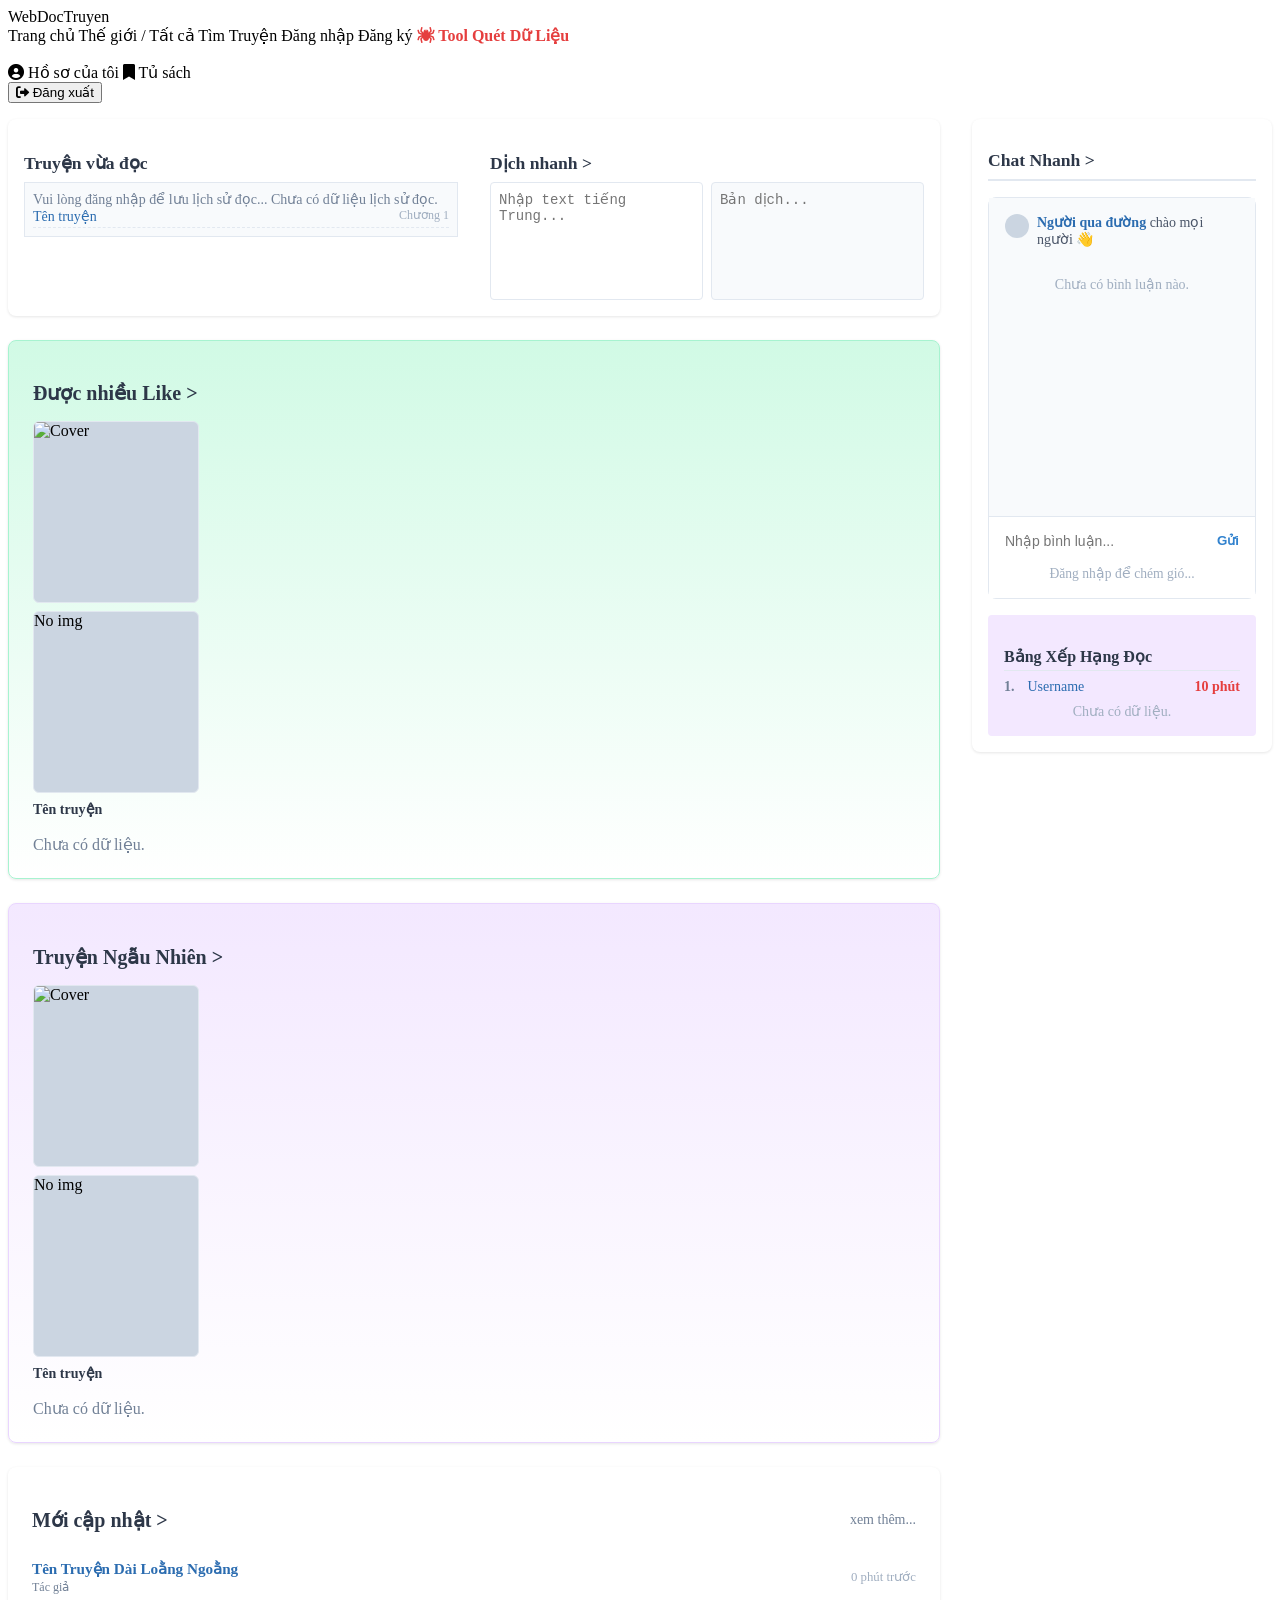
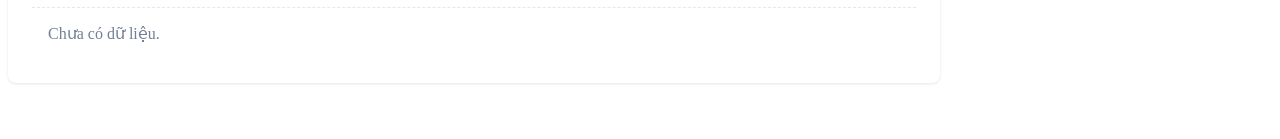
<file: src/main/resources/templates/index.html>
<!DOCTYPE html>
<html xmlns:th="http://www.thymeleaf.org">
<head>
    <meta charset="UTF-8">
    <meta name="viewport" content="width=device-width, initial-scale=1.0">
    <title>WebDocTruyen - Read Stories Online</title>
    <link rel="stylesheet" th:href="@{/css/style.css(v=2)}">
    <link rel="stylesheet" href="https://cdnjs.cloudflare.com/ajax/libs/font-awesome/6.0.0/css/all.min.css">
    <style>
        .alert-bar {
            background-color: #fcebeb;
            border-left: 4px solid #e53e3e;
            padding: 0.75rem 1rem;
            color: #718096;
            font-size: 0.875rem;
            margin-bottom: 1.5rem;
            border-radius: 4px;
        }
        .home-layout {
            display: grid;
            grid-template-columns: 1fr 300px;
            gap: 2rem;
            margin-top: 1rem;
            margin-bottom: 2rem;
        }
        @media (max-width: 992px) {
            .home-layout {
                grid-template-columns: 1fr;
            }
        }
        /* Common Section Box */
        .section-box {
            background-color: white;
            border-radius: 8px;
            padding: 1.5rem;
            margin-bottom: 1.5rem;
            box-shadow: 0 1px 3px rgba(0, 0, 0, 0.1);
        }
        /* Specific Pastel Backgrounds */
        .bg-pastel-green {
            background: linear-gradient(to bottom, #d1fae5 0%, #ffffff 100%);
            border: 1px solid #a7f3d0;
        }
        .bg-pastel-purple {
            background: linear-gradient(to bottom, #f3e8ff 0%, #ffffff 100%);
            border: 1px solid #e9d5ff;
        }
        .section-title {
            font-size: 1.25rem;
            font-weight: 600;
            color: #2d3748;
            margin-bottom: 1rem;
            display: flex;
            justify-content: space-between;
            align-items: center;
        }
        .section-title a {
            font-size: 0.875rem;
            color: #718096;
            font-weight: 400;
            text-decoration: none;
        }
        /* Story Grid */
        .story-grid {
            display: grid;
            grid-template-columns: repeat(5, 1fr);
            gap: 1rem;
        }
        @media (max-width: 768px) {
            .story-grid {
                grid-template-columns: repeat(3, 1fr);
            }
        }
        .story-item {
            text-decoration: none;
            color: inherit;
            transition: transform 0.2s ease, box-shadow 0.2s ease;
            display: flex;
            flex-direction: column;
        }
        .story-item:hover {
            transform: translateY(-4px);
        }
        .story-item:hover .story-img {
            box-shadow: 0 4px 6px rgba(0, 0, 0, 0.1);
        }
        .story-img {
            width: 100%;
            height: 180px;
            object-fit: cover;
            border-radius: 6px;
            background-color: #cbd5e1;
            margin-bottom: 0.5rem;
            border: 1px solid #e2e8f0;
        }
        .story-name {
            font-size: 0.875rem;
            font-weight: 600;
            line-height: 1.3;
            color: #2d3748;
            display: -webkit-box;
            -webkit-line-clamp: 2;
            line-clamp: 2;
            -webkit-box-orient: vertical;
            overflow: hidden;
            text-overflow: ellipsis;
        }
        /* List Layout (Mới cập nhật) */
        .update-list {
            display: flex;
            flex-direction: column;
        }
        .update-item {
            display: flex;
            justify-content: space-between;
            align-items: center;
            padding: 0.75rem 0;
            border-bottom: 1px dashed #e2e8f0;
            text-decoration: none;
        }
        .update-item:last-child {
            border-bottom: none;
        }
        .update-item:hover {
            background-color: #f8fafc;
        }
        .update-title {
            font-weight: 600;
            color: #2b6cb0;
            font-size: 0.95rem;
        }
        .update-meta {
            font-size: 0.8rem;
            color: #a0aec0;
            flex-shrink: 0;
            margin-left: 1rem;
        }
        /* Sidebar Chat */
        .chat-widget {
            height: 400px;
            border: 1px solid #e2e8f0;
            border-radius: 8px;
            display: flex;
            flex-direction: column;
        }
        .chat-messages {
            flex-grow: 1;
            padding: 1rem;
            overflow-y: auto;
            background-color: #f8fafc;
            font-size: 0.875rem;
            display: flex;
            flex-direction: column;
            gap: 0.75rem;
        }
        .chat-msg {
            display: flex;
            gap: 0.5rem;
        }
        .chat-avatar {
            width: 24px;
            height: 24px;
            border-radius: 50%;
            background-color: #cbd5e1;
            flex-shrink: 0;
        }
    </style>
</head>
<body>
    <nav class="navbar">
        <div class="container nav-content">
            <a th:href="@{/}" class="logo logo-special">
                <span class="logo-text-main">WebDoc</span><span class="logo-text-accent">Truyen</span>
            </a>
            <div class="nav-links flex items-center gap-4">
                <a th:href="@{/}">Trang chủ</a>
                <a th:href="@{/stories}">Thế giới / Tất cả</a>
                <a th:href="@{/stories}">Tìm Truyện</a>
                <th:block th:if="${username == null}">
                    <a th:href="@{/login}" class="btn">Đăng nhập</a>
                    <a th:href="@{/register}" class="btn btn-primary">Đăng ký</a>
                </th:block>
                <th:block th:if="${username != null}">
                    <th:block th:if="${isAdmin != null and isAdmin}">
                        <a th:href="@{/admin/scraper}" class="btn" style="color: #e53e3e; font-weight: bold;">
                            <i class="fas fa-spider"></i> Tool Quét Dữ Liệu
                        </a>
                    </th:block>
                    <div class="user-dropdown">
                        <span style="color:#2d3748; font-weight: 600; padding: 0.5rem;" th:text="${username}"></span>
                        <div class="dropdown-content">
                            <a th:href="@{/profile}" class="dropdown-item"><i class="fas fa-user-circle"></i> Hồ sơ của
                                tôi</a>
                            <a th:href="@{/}" class="dropdown-item"><i class="fas fa-bookmark"></i> Tủ sách</a>
                            <div class="dropdown-divider"></div>
                            <form th:action="@{/logout}" method="post" style="margin: 0;">
                                <button type="submit" class="btn-logout-dropdown">
                                    <i class="fas fa-sign-out-alt"></i> Đăng xuất
                                </button>
                            </form>
                        </div>
                    </div>
                </th:block>
            </div>
        </div>
    </nav>
    <main class="container">
        <div class="home-layout">
            <div class="main-content">
                <div class="section-box" style="padding: 1rem; display: flex; gap: 2rem;">
                    <div style="flex: 1;">
                        <h3 class="section-title" style="margin-bottom: 0.5rem; font-size: 1.1rem;">Truyện vừa đọc</h3>
                        <div
                            style="border: 1px solid #e2e8f0; padding: 0.5rem; max-height: 160px; overflow-y: auto; font-size: 0.875rem; color: #718096; background: #f8fafc;">
                            <span th:if="${username == null}">Vui lòng đăng nhập để lưu lịch sử đọc...</span>
                            <th:block th:if="${username != null}">
                                <span th:if="${#lists.isEmpty(readingHistory)}">Chưa có dữ liệu lịch sử đọc.</span>
                                <div th:unless="${#lists.isEmpty(readingHistory)}"
                                    style="display: flex; flex-direction: column; gap: 0.5rem;">
                                    <div th:each="hist : ${readingHistory}"
                                        style="display: flex; justify-content: space-between; border-bottom: 1px dashed #e2e8f0; padding-bottom: 2px;">
                                        <a th:href="@{/reader/{chapterId}(chapterId=${hist.currentChapter.id})}"
                                            style="text-decoration: none; color: #2b6cb0; font-weight: 500;"
                                            th:text="${hist.story.title}">Tên truyện</a>
                                        <span style="font-size: 0.75rem; color: #a0aec0;"
                                            th:text="'Chương ' + ${hist.currentChapter.chapterNumber}">Chương 1</span>
                                    </div>
                                </div>
                            </th:block>
                        </div>
                    </div>
                    <div style="flex: 1;">
                        <h3 class="section-title" style="margin-bottom: 0.5rem; font-size: 1.1rem;">Dịch nhanh ></h3>
                        <div style="display: flex; gap: 0.5rem;">
                            <textarea id="sourceText" placeholder="Nhập text tiếng Trung..."
                                style="width: 100%; height: 100px; border: 1px solid #e2e8f0; border-radius: 4px; resize: none; padding: 0.5rem; font-size: 0.875rem;"></textarea>
                            <textarea id="translatedText"
                                style="width: 100%; height: 100px; border: 1px solid #e2e8f0; border-radius: 4px; resize: none; padding: 0.5rem; font-size: 0.875rem; background-color: #f8fafc;"
                                readonly placeholder="Bản dịch..."></textarea>
                        </div>
                    </div>
                </div>
                <div class="section-box bg-pastel-green">
                    <h2 class="section-title">Được nhiều Like ></h2>
                    <div class="story-grid">
                        <a th:each="story : ${topViewed}" th:href="@{/story/{slug}(slug=${story.slug})}"
                            class="story-item">
                            <img th:if="${story.coverImage}" th:src="${story.coverImage}" class="story-img" alt="Cover">
                            <div th:unless="${story.coverImage}" class="story-img flex items-center justify-center">
                                <span>No img</span>
                            </div>
                            <div class="story-name" th:text="${story.title}">Tên truyện</div>
                        </a>
                        <div th:if="${#lists.isEmpty(topViewed)}" style="grid-column: 1 / -1; color: #718096;">Chưa có
                            dữ liệu.</div>
                    </div>
                </div>
                <div class="section-box bg-pastel-purple">
                    <h2 class="section-title">Truyện Ngẫu Nhiên ></h2>
                    <div class="story-grid">
                        <a th:each="story : ${randomStories}" th:href="@{/story/{slug}(slug=${story.slug})}"
                            class="story-item">
                            <img th:if="${story.coverImage}" th:src="${story.coverImage}" class="story-img" alt="Cover">
                            <div th:unless="${story.coverImage}" class="story-img flex items-center justify-center">
                                <span>No img</span>
                            </div>
                            <div class="story-name" th:text="${story.title}">Tên truyện</div>
                        </a>
                        <div th:if="${#lists.isEmpty(randomStories)}" style="grid-column: 1 / -1; color: #718096;">Chưa
                            có dữ liệu.</div>
                    </div>
                </div>
                <div class="section-box">
                    <h2 class="section-title">Mới cập nhật > <a th:href="@{/stories}">xem thêm...</a></h2>
                    <div class="update-list">
                        <a th:each="story : ${recentlyUpdated}" th:href="@{/story/{slug}(slug=${story.slug})}"
                            class="update-item">
                            <div>
                                <div class="update-title" th:text="${story.title}">Tên Truyện Dài Loằng Ngoằng</div>
                                <div style="font-size: 0.75rem; color: #718096; margin-top: 2px;"
                                    th:text="${story.author}">Tác giả</div>
                            </div>
                            <div class="update-meta">0 phút trước</div>
                        </a>
                        <div th:if="${#lists.isEmpty(recentlyUpdated)}" style="padding: 1rem; color: #718096;">Chưa có
                            dữ liệu.</div>
                    </div>
                </div>
            </div>
            <div class="sidebar">
                <div class="section-box" style="padding: 1rem;">
                    <h2 class="section-title"
                        style="font-size: 1.1rem; border-bottom: 2px solid #e2e8f0; padding-bottom: 0.5rem;">Chat Nhanh
                        ></h2>
                    <div class="chat-widget">
                        <div class="chat-messages" id="chatContainer">
                            <div th:each="msg : ${chatMessages}" class="chat-msg">
                                <div class="chat-avatar"
                                    th:style="'background-color: hsl(' + (${msg.user.id} * 137 % 360) + ', 70%, 60%); cursor: pointer;'"
                                    onclick="showUserContextMenu(event, this.getAttribute('data-username'), this.getAttribute('data-userid'))"
                                    th:data-username="${msg.user.username}" th:data-userid="${msg.user.id}"
                                    th:text="${#strings.substring(msg.user.username,0,1).toUpperCase()}"
                                    style="display:flex; justify-content:center; align-items:center; color:white; font-size:10px; font-weight:bold;">
                                </div>
                                <div><b style="color: #2b6cb0;" th:text="${msg.user.username}">Người qua đường</b> <span
                                        style="color: #4a5568;" th:text="${msg.content}">chào mọi người 👋</span></div>
                            </div>
                            <div th:if="${#lists.isEmpty(chatMessages)}"
                                style="text-align: center; color: #a0aec0; margin-top: 1rem;">Chưa có bình luận nào.
                            </div>
                        </div>
                        <div style="padding: 0.5rem; border-top: 1px solid #e2e8f0; background: white;">
                            <form th:if="${username != null}" id="chatForm" style="display: flex;">
                                <input type="text" id="chatInput" placeholder="Nhập bình luận..." required
                                    style="width: 100%; border: none; outline: none; font-size: 0.875rem; padding: 0.5rem;">
                                <button type="submit"
                                    style="background: none; border: none; color: #3182ce; font-weight: bold; cursor: pointer; padding: 0 0.5rem;">Gửi</button>
                            </form>
                            <div th:if="${username == null}"
                                style="text-align: center; font-size: 0.85rem; color: #a0aec0; padding: 0.5rem;">
                                Đăng nhập để chém gió...
                            </div>
                        </div>
                    </div>
                    <div style="margin-top: 1rem; padding: 1rem; background: #f3e8ff; border-radius: 4px;">
                        <h3
                            style="font-size: 1rem; font-weight: 600; color: #2d3748; margin-bottom: 0.5rem; border-bottom: 1px solid #e2e8f0; padding-bottom: 0.25rem;">
                            Bảng Xếp Hạng Đọc</h3>
                        <div style="display: flex; flex-direction: column; gap: 0.5rem;">
                            <div th:each="u, iterStat : ${topReaders}"
                                style="display: flex; justify-content: space-between; align-items: center; font-size: 0.875rem;">
                                <div>
                                    <span style="font-weight: bold; width: 20px; display: inline-block; color: #718096;"
                                        th:text="${iterStat.count} + '.'">1.</span>
                                    <span style="color: #2b6cb0; font-weight: 500;"
                                        th:text="${u.username}">Username</span>
                                </div>
                                <div style="color: #e53e3e; font-weight: 600;"
                                    th:text="${((u.readingTimeSeconds != null) ? u.readingTimeSeconds : 0) / 60} + ' phút'">
                                    10 phút</div>
                            </div>
                            <div th:if="${#lists.isEmpty(topReaders)}"
                                style="text-align: center; color: #a0aec0; font-size: 0.875rem;">Chưa có dữ liệu.</div>
                        </div>
                    </div>
                </div>
            </div>
        </div>
    </main>
    <div id="userContextMenu"
        style="display: none; position: absolute; background: white; border: 1px solid #e2e8f0; border-radius: 4px; box-shadow: 0 2px 4px rgba(0,0,0,0.1); z-index: 1001; padding: 0.25rem 0; min-width: 120px;">
        <button id="btnStartPrivateChat"
            style="width: 100%; text-align: left; padding: 0.5rem 1rem; background: none; border: none; cursor: pointer; font-size: 0.85rem; color: #2d3748;">
            <i class="fas fa-comment-dots" style="margin-right: 0.5rem; color: #3182ce;"></i> Chat riêng
        </button>
    </div>
    <div id="privateChatModal"
        style="display: none; position: fixed; bottom: 20px; right: 20px; width: 300px; height: 400px; background: white; border: 1px solid #e2e8f0; border-radius: 8px; box-shadow: 0 4px 6px rgba(0,0,0,0.1); flex-direction: column; z-index: 1000;">
        <div
            style="padding: 0.75rem; background: #2b6cb0; color: white; border-top-left-radius: 8px; border-top-right-radius: 8px; display: flex; justify-content: space-between; align-items: center;">
            <strong id="privateChatTitle">Chat với ...</strong>
            <button type="button" onclick="closePrivateChat()"
                style="background: none; border: none; color: white; font-size: 1.2rem; cursor: pointer;">&times;</button>
        </div>
        <div id="privateChatMessages"
            style="flex-grow: 1; padding: 0.75rem; overflow-y: auto; background: #f8fafc; display: flex; flex-direction: column; gap: 0.5rem; font-size: 0.85rem;">
        </div>
        <div style="padding: 0.5rem; border-top: 1px solid #e2e8f0;">
            <form id="privateChatForm" style="display: flex;">
                <input type="hidden" id="privateChatRecipientId">
                <input type="text" id="privateChatInput" placeholder="Nhập tin nhắn..." required
                    style="width: 100%; border: none; outline: none; padding: 0.25rem; font-size: 0.85rem;">
                <button type="submit"
                    style="background: none; border: none; color: #3182ce; font-weight: bold; cursor: pointer;">Gửi</button>
            </form>
        </div>
    </div>
    <script>
        document.addEventListener("DOMContentLoaded", () => {
            const sourceEl = document.getElementById("sourceText");
            const targetEl = document.getElementById("translatedText");
            let timeout = null;
            sourceEl.addEventListener("input", () => {
                clearTimeout(timeout);
                const text = sourceEl.value.trim();
                if (!text) {
                    targetEl.value = "";
                    return;
                }
                targetEl.value = "Đang dịch...";
                // Delay 500ms to avoid spamming the API while typing
                timeout = setTimeout(() => {
                    const url = `https://translate.googleapis.com/translate_a/single?client=gtx&sl=auto&tl=vi&dt=t&q=${encodeURIComponent(text)}`;
                    fetch(url)
                        .then(res => res.json())
                        .then(data => {
                            // Google API returns fragments in first array
                            let translated = "";
                            if (data && data[0]) {
                                data[0].forEach(item => {
                                    if (item[0]) translated += item[0];
                                });
                            }
                            targetEl.value = translated;
                        })
                        .catch(err => {
                            console.error("Translation error:", err);
                            targetEl.value = "Lỗi khi gọi API dịch.";
                        });
                }, 500);
            });
            // Chat logic
            const chatForm = document.getElementById("chatForm");
            const chatContainer = document.getElementById("chatContainer");
            // Scroll chat to bottom on load
            if (chatContainer) {
                chatContainer.scrollTop = chatContainer.scrollHeight;
            }
            if (chatForm) {
                chatForm.addEventListener("submit", (e) => {
                    e.preventDefault();
                    const input = document.getElementById("chatInput");
                    const content = input.value;
                    if (!content.trim()) return;
                    const formData = new URLSearchParams();
                    formData.append("content", content);
                    // We do not have CSRF token on APIs as we configured ignoringMatchers
                    fetch('/api/chat/add', {
                        method: 'POST',
                        headers: {
                            'Content-Type': 'application/x-www-form-urlencoded'
                        },
                        body: formData.toString()
                    }).then(res => {
                        if (res.ok) {
                            input.value = "";
                            // Quick way to refresh: reload page
                            window.location.reload();
                        } else {
                            alert("Bạn bị từ chối gửi tin nhắn.");
                        }
                    }).catch(console.error);
                });
            }
            // Context Menu logic
            const contextMenu = document.getElementById('userContextMenu');
            const btnStartPrivateChat = document.getElementById('btnStartPrivateChat');
            window.showUserContextMenu = function (e, username, recipientId) {
                // Prevent event bubbling so the window click listener doesn't immediately close it
                e = e || window.event;
                if (e) e.stopPropagation();
                contextMenu.style.display = 'block';
                // Adjust position so it doesn't go off-screen easily
                const x = e ? e.pageX : 0;
                const y = e ? e.pageY : 0;
                contextMenu.style.left = x + 'px';
                contextMenu.style.top = y + 'px';
                btnStartPrivateChat.onclick = function () {
                    contextMenu.style.display = 'none';
                    openPrivateChat(username, recipientId);
                };
            };
            // Close context menu if clicked outside
            window.addEventListener('click', function () {
                if (contextMenu.style.display === 'block') {
                    contextMenu.style.display = 'none';
                }
            });
            // Private Chat logic
            window.openPrivateChat = function (username, recipientId) {
                document.getElementById('privateChatModal').style.display = 'flex';
                document.getElementById('privateChatTitle').innerText = 'Chat với ' + username;
                document.getElementById('privateChatRecipientId').value = recipientId;
                loadPrivateMessages(recipientId);
            };
            window.closePrivateChat = function () {
                document.getElementById('privateChatModal').style.display = 'none';
            };
            function loadPrivateMessages(recipientId) {
                fetch('/api/chat/private?recipientId=' + recipientId)
                    .then(res => res.json())
                    .then(data => {
                        const container = document.getElementById('privateChatMessages');
                        container.innerHTML = '';
                        if (data && data.length > 0) {
                            data.forEach(msg => {
                                const align = msg.senderId == recipientId ? 'flex-start' : 'flex-end';
                                const bg = msg.senderId == recipientId ? '#e2e8f0' : '#ebf8ff';
                                const html = `<div style="align-self: ${align}; background: ${bg}; padding: 0.5rem; border-radius: 4px; max-width: 80%;">
                                    <div style="font-weight: bold; font-size: 0.7rem; color: #718096; margin-bottom: 2px;">${msg.senderName}</div>
                                    <div>${msg.content}</div>
                                </div>`;
                                container.innerHTML += html;
                            });
                        } else {
                            container.innerHTML = '<div style="text-align: center; color: #a0aec0;">Chưa có tin nhắn.</div>';
                        }
                        container.scrollTop = container.scrollHeight;
                    })
                    .catch(err => console.error("Error loading messages:", err));
            }
            const privateChatForm = document.getElementById('privateChatForm');
            if (privateChatForm) {
                privateChatForm.addEventListener('submit', (e) => {
                    e.preventDefault();
                    const input = document.getElementById('privateChatInput');
                    const recipientId = document.getElementById('privateChatRecipientId').value;
                    const content = input.value;
                    if (!content.trim()) return;
                    const formData = new URLSearchParams();
                    formData.append("content", content);
                    formData.append("recipientId", recipientId);
                    fetch('/api/chat/add', {
                        method: 'POST',
                        headers: {
                            'Content-Type': 'application/x-www-form-urlencoded'
                        },
                        body: formData.toString()
                    }).then(res => {
                        if (res.ok) {
                            input.value = "";
                            loadPrivateMessages(recipientId);
                        } else {
                            alert("Bạn bị từ chối gửi tin nhắn.");
                        }
                    }).catch(console.error);
                });
            }
        });
    </script>
</body>
</html>
</file>
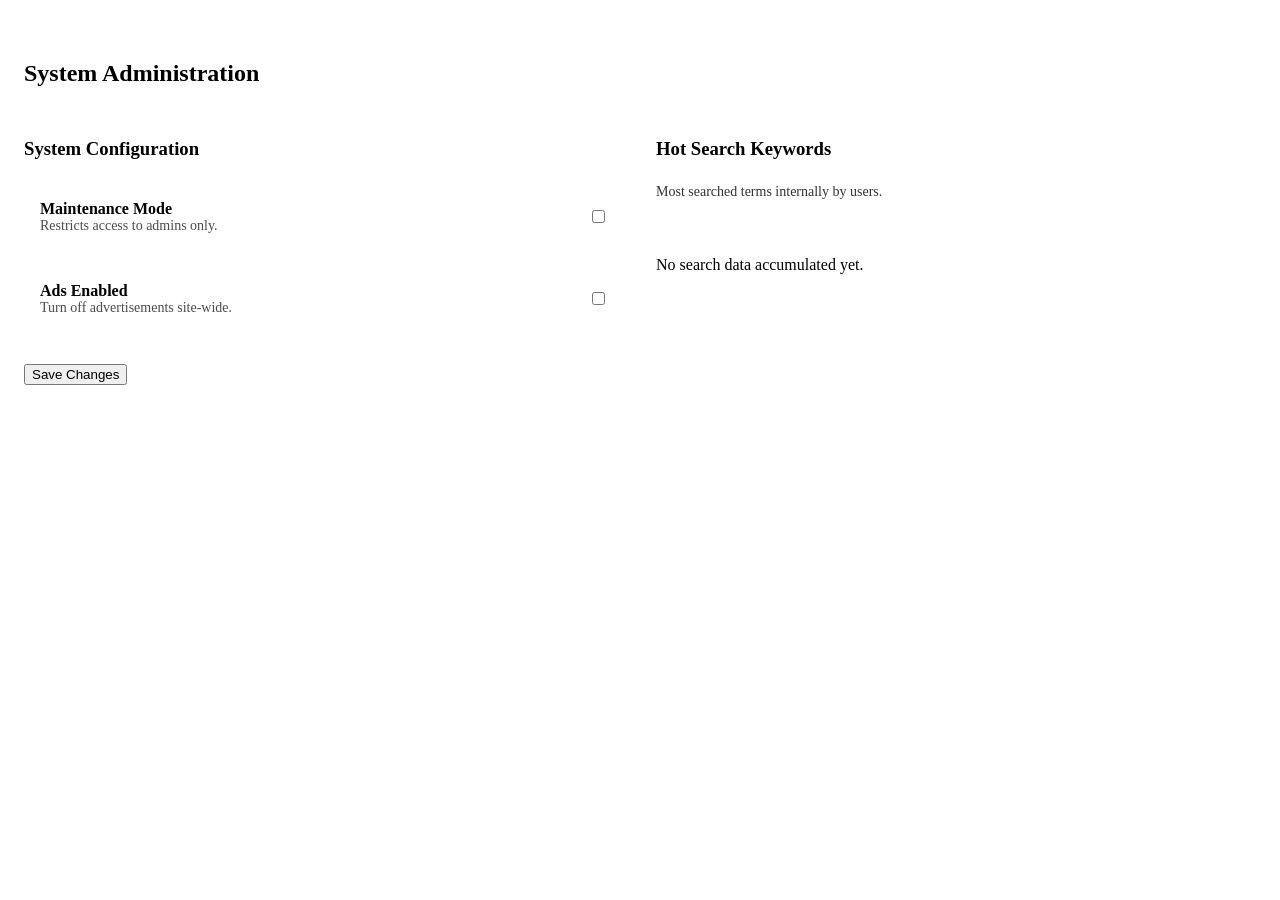
<file: src/main/resources/templates/admin/config-dashboard.html>
<!DOCTYPE html>
<html xmlns:th="http://www.thymeleaf.org">
<head>
    <meta charset="UTF-8">
    <meta name="viewport" content="width=device-width, initial-scale=1.0">
    <title>Admin Dashboard - WebDocTruyen</title>
    <link rel="stylesheet" th:href="@{/css/style.css}">
    <style>
        .dashboard-grid {
            display: grid;
            grid-template-columns: 1fr 1fr;
            gap: 2rem;
            margin-top: 2rem;
        }
        @media (max-width: 768px) {
            .dashboard-grid {
                grid-template-columns: 1fr;
            }
        }
        .toggle-switch {
            display: flex;
            align-items: center;
            justify-content: space-between;
            padding: 1rem;
            background: var(--background-color);
            border: 1px solid var(--border-color);
            border-radius: 0.5rem;
            margin-bottom: 1rem;
        }
        .tags-list {
            display: flex;
            flex-wrap: wrap;
            gap: 0.5rem;
        }
        .tag-item {
            background: var(--primary-color);
            color: white;
            padding: 0.5rem 1rem;
            border-radius: 999px;
            font-size: 0.875rem;
        }
        .tag-count {
            background: rgba(255, 255, 255, 0.2);
            padding: 0.1rem 0.4rem;
            border-radius: 999px;
            margin-left: 0.5rem;
            font-size: 0.75rem;
        }
    </style>
</head>
<body>
    <nav class="navbar" th:replace="~{index :: .navbar}"></nav>
    <div class="container" style="padding: 2rem 1rem;">
        <h2>System Administration</h2>
        <div th:if="${success}" class="alert alert-success mt-4" style="margin-top: 1rem;">
            <span th:text="${success}"></span>
        </div>
        <div class="dashboard-grid">
            <div class="card">
                <h3 style="margin-bottom: 1.5rem;">System Configuration</h3>
                <form th:action="@{/admin/config/update}" method="post">
                    <div class="toggle-switch">
                        <div>
                            <strong>Maintenance Mode</strong>
                            <div style="font-size: 0.875rem; color: var(--text-color); opacity: 0.7;">Restricts access
                                to admins only.</div>
                        </div>
                        <label class="switch">
                            <input type="checkbox" name="maintenanceMode" th:checked="${maintenanceMode}">
                        </label>
                    </div>
                    <div class="toggle-switch">
                        <div>
                            <strong>Ads Enabled</strong>
                            <div style="font-size: 0.875rem; color: var(--text-color); opacity: 0.7;">Turn off
                                advertisements site-wide.</div>
                        </div>
                        <label class="switch">
                            <input type="checkbox" name="adsEnabled" th:checked="${adsEnabled}">
                        </label>
                    </div>
                    <button type="submit" class="btn btn-primary" style="margin-top: 1rem;">Save Changes</button>
                </form>
            </div>
            <div class="card">
                <h3 style="margin-bottom: 1.5rem;">Hot Search Keywords</h3>
                <p style="font-size: 0.875rem; color: var(--text-color); opacity: 0.8; margin-bottom: 1rem;">Most
                    searched terms internally by users.</p>
                <div class="tags-list">
                    <span th:each="history : ${hotKeywords}" class="tag-item">
                        <span th:text="${history.keyword}">Keyword</span>
                        <span class="tag-count" th:text="${history.searchCount}">0</span>
                    </span>
                    <div th:if="${#lists.isEmpty(hotKeywords)}" class="text-muted" style="width: 100%;">
                        No search data accumulated yet.
                    </div>
                </div>
            </div>
        </div>
    </div>
</body>
</html>
</file>
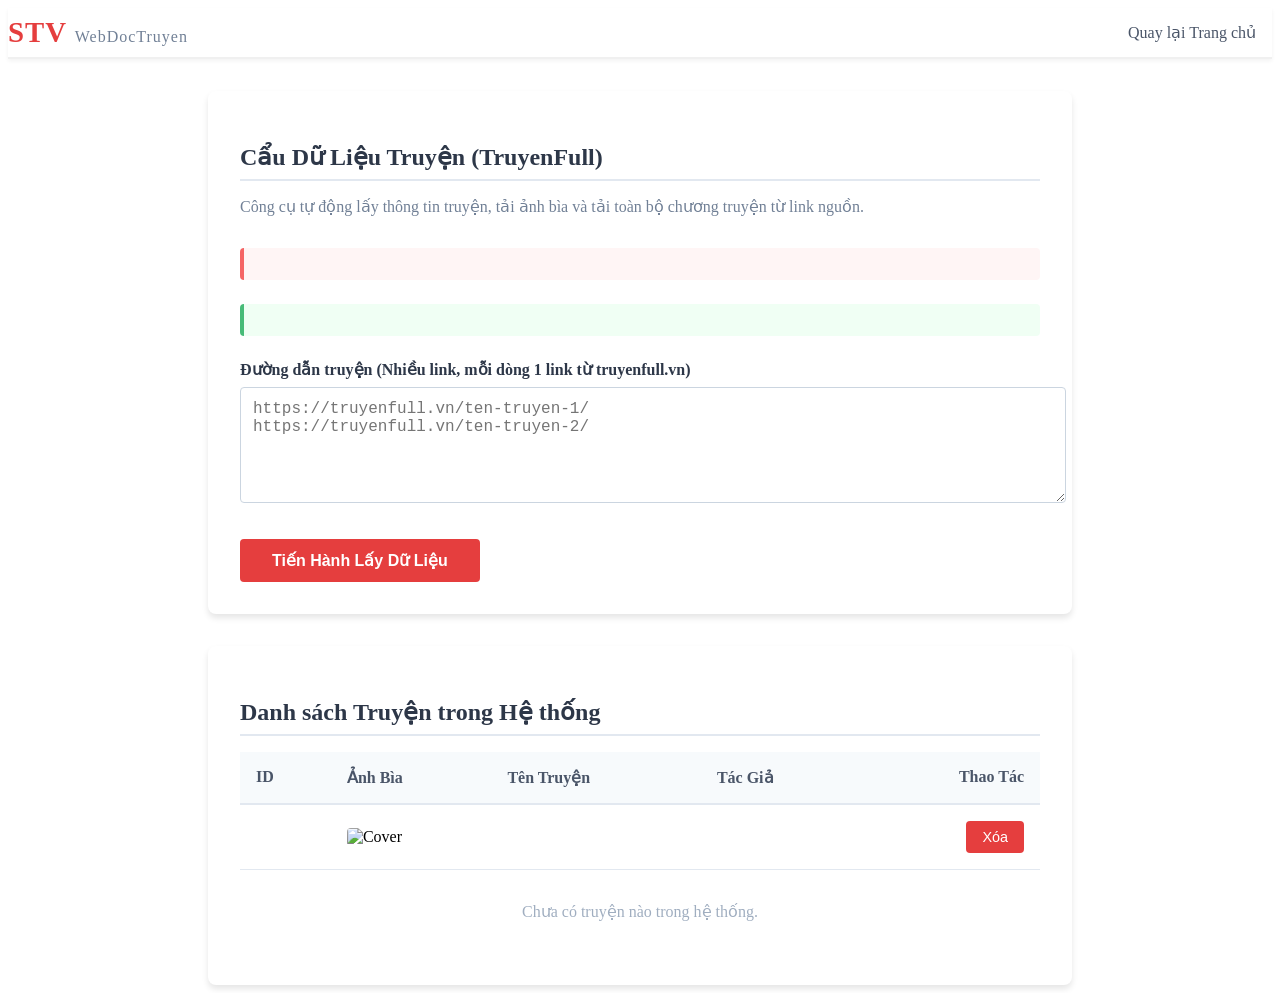
<file: src/main/resources/templates/admin/scraper.html>
<!DOCTYPE html>
<html xmlns:th="http://www.thymeleaf.org" xmlns:sec="http://www.thymeleaf.org/extras/spring-security">
<head>
    <meta charset="UTF-8">
    <meta name="viewport" content="width=device-width, initial-scale=1.0">
    <title>Tool Cào Truyện (Admin) - WebDocTruyen</title>
    <link rel="stylesheet" th:href="@{/css/style.css}">
    <style>
        .navbar {
            background-color: #ffffff;
            border-bottom: 2px solid #f0f0f0;
            padding: 0.5rem 0;
            position: sticky;
            top: 0;
            z-index: 50;
            box-shadow: 0 2px 4px rgba(0, 0, 0, 0.05);
        }
        .nav-content {
            display: flex;
            justify-content: space-between;
            align-items: center;
        }
        .logo {
            font-size: 1.8rem;
            font-weight: 800;
            color: #2b3a4a;
            text-decoration: none;
            letter-spacing: 1px;
        }
        .logo:hover {
            color: #1a252f;
        }
        .nav-links a.btn,
        .nav-links a {
            color: #4a5568;
            font-weight: 500;
            text-decoration: none;
            padding: 0.5rem 1rem;
            border-radius: 4px;
            transition: all 0.2s ease;
        }
        .nav-links a:hover {
            background-color: #f7fafc;
            color: #2b6cb0;
        }
        .section-box {
            background-color: white;
            border-radius: 8px;
            padding: 2rem;
            margin-top: 2rem;
            box-shadow: 0 4px 6px rgba(0, 0, 0, 0.1);
            max-width: 800px;
            margin-left: auto;
            margin-right: auto;
        }
        .form-group {
            margin-bottom: 1.5rem;
        }
        .form-label {
            display: block;
            font-weight: 600;
            margin-bottom: 0.5rem;
            color: #2d3748;
        }
        .form-control {
            width: 100%;
            padding: 0.75rem;
            border: 1px solid #cbd5e0;
            border-radius: 4px;
            font-size: 1rem;
            transition: border-color 0.2s ease;
        }
        .form-control:focus {
            outline: none;
            border-color: #3182ce;
            box-shadow: 0 0 0 3px rgba(49, 130, 206, 0.1);
        }
        .btn-submit {
            background-color: #e53e3e;
            color: white;
            border: none;
            padding: 0.75rem 2rem;
            border-radius: 4px;
            font-size: 1rem;
            font-weight: 600;
            cursor: pointer;
            transition: background-color 0.2s ease;
        }
        .btn-submit:hover {
            background-color: #c53030;
        }
        .btn-submit:disabled {
            background-color: #fc8181;
            cursor: not-allowed;
        }
        .alert {
            padding: 1rem;
            border-radius: 4px;
            margin-bottom: 1.5rem;
            font-weight: 500;
        }
        .alert-error {
            background-color: #fff5f5;
            color: #c53030;
            border-left: 4px solid #f56565;
        }
        .alert-success {
            background-color: #f0fff4;
            color: #2f855a;
            border-left: 4px solid #48bb78;
        }
        .loader {
            display: none;
            border: 4px solid #f3f3f3;
            border-top: 4px solid #e53e3e;
            border-radius: 50%;
            width: 30px;
            height: 30px;
            animation: spin 1s linear infinite;
            margin-right: 10px;
        }
        @keyframes spin {
            0% {
                transform: rotate(0deg);
            }
            100% {
                transform: rotate(360deg);
            }
        }
    </style>
</head>
<body>
    <nav class="navbar">
        <div class="container nav-content">
            <a th:href="@{/}" class="logo">
                <span style="color: #e53e3e;">STV</span> <span
                    style="font-size: 1rem; font-weight: normal; color: #718096">WebDocTruyen</span>
            </a>
            <div class="nav-links">
                <a th:href="@{/}">Quay lại Trang chủ</a>
            </div>
        </div>
    </nav>
    <main class="container">
        <div class="section-box">
            <h2
                style="font-size: 1.5rem; color: #2d3748; margin-bottom: 1rem; border-bottom: 2px solid #e2e8f0; padding-bottom: 0.5rem;">
                Cẩu Dữ Liệu Truyện (TruyenFull)</h2>
            <p style="color: #718096; margin-bottom: 2rem;">Công cụ tự động lấy thông tin truyện, tải ảnh bìa và tải
                toàn bộ chương truyện từ link nguồn.</p>
            <div th:if="${error}" class="alert alert-error" th:text="${error}"></div>
            <div th:if="${success}" class="alert alert-success" th:text="${success}"></div>
            <form th:action="@{/admin/scraper/run}" method="post" id="scrapeForm">
                <input type="hidden" th:name="${_csrf.parameterName}" th:value="${_csrf.token}" />
                <div class="form-group">
                    <label for="urls" class="form-label">Đường dẫn truyện (Nhiều link, mỗi dòng 1 link từ
                        truyenfull.vn)</label>
                    <textarea id="urls" name="urls" class="form-control" rows="5"
                        placeholder="https://truyenfull.vn/ten-truyen-1/&#10;https://truyenfull.vn/ten-truyen-2/"
                        required></textarea>
                </div>
                <div style="display: flex; align-items: center; margin-top: 2rem;">
                    <div class="loader" id="loader"></div>
                    <button type="submit" class="btn-submit" id="submitBtn">Tiến Hành Lấy Dữ Liệu</button>
                </div>
                <div id="loadingText" style="display: none; color: #718096; margin-top: 1rem; font-size: 0.9rem;">
                    Đang gửi danh sách cào truyện cho hệ thống...
                </div>
            </form>
        </div>
        <div class="section-box" style="margin-top: 2rem;">
            <h2
                style="font-size: 1.5rem; color: #2d3748; margin-bottom: 1rem; border-bottom: 2px solid #e2e8f0; padding-bottom: 0.5rem;">
                Danh sách Truyện trong Hệ thống</h2>
            <table style="width: 100%; border-collapse: collapse; margin-top: 1rem;">
                <thead>
                    <tr style="background-color: #f7fafc; border-bottom: 2px solid #e2e8f0;">
                        <th style="padding: 1rem; text-align: left; color: #4a5568;">ID</th>
                        <th style="padding: 1rem; text-align: left; color: #4a5568;">Ảnh Bìa</th>
                        <th style="padding: 1rem; text-align: left; color: #4a5568;">Tên Truyện</th>
                        <th style="padding: 1rem; text-align: left; color: #4a5568;">Tác Giả</th>
                        <th style="padding: 1rem; text-align: right; color: #4a5568;">Thao Tác</th>
                    </tr>
                </thead>
                <tbody>
                    <tr th:each="story : ${stories}" style="border-bottom: 1px solid #e2e8f0;">
                        <td style="padding: 1rem; color: #718096;" th:text="${story.id}"></td>
                        <td style="padding: 1rem;">
                            <img th:src="${story.coverImage}" alt="Cover"
                                style="width: 40px; height: 60px; object-fit: cover; border-radius: 4px;">
                        </td>
                        <td style="padding: 1rem; font-weight: 500; color: #2d3748;" th:text="${story.title}"></td>
                        <td style="padding: 1rem; color: #718096;" th:text="${story.author}"></td>
                        <td style="padding: 1rem; text-align: right;">
                            <form th:action="@{/admin/story/delete/{id}(id=${story.id})}" method="post"
                                style="display:inline;"
                                onsubmit="return confirm('Bạn có chắc chắn muốn xóa bản ghi truyện này cùng toàn bộ các chương/bình luận liên quan? Hành động này không thể hoàn tác!');">
                                <input type="hidden" th:name="${_csrf.parameterName}" th:value="${_csrf.token}" />
                                <button type="submit"
                                    style="background-color: #e53e3e; color: white; border: none; padding: 0.5rem 1rem; border-radius: 4px; cursor: pointer; transition: background-color 0.2s; font-size: 0.9rem;"
                                    onmouseover="this.style.backgroundColor='#c53030'"
                                    onmouseout="this.style.backgroundColor='#e53e3e'">
                                    Xóa
                                </button>
                            </form>
                        </td>
                    </tr>
                    <tr th:if="${#lists.isEmpty(stories)}">
                        <td colspan="5" style="padding: 2rem; text-align: center; color: #a0aec0;">Chưa có truyện nào
                            trong hệ thống.</td>
                    </tr>
                </tbody>
            </table>
        </div>
    </main>
    <script>
        document.getElementById('scrapeForm').addEventListener('submit', function () {
            document.getElementById('submitBtn').disabled = true;
            document.getElementById('submitBtn').innerHTML = 'Đang tải...';
            document.getElementById('loader').style.display = 'block';
            document.getElementById('loadingText').style.display = 'block';
        });
    </script>
</body>
</html>
</file>
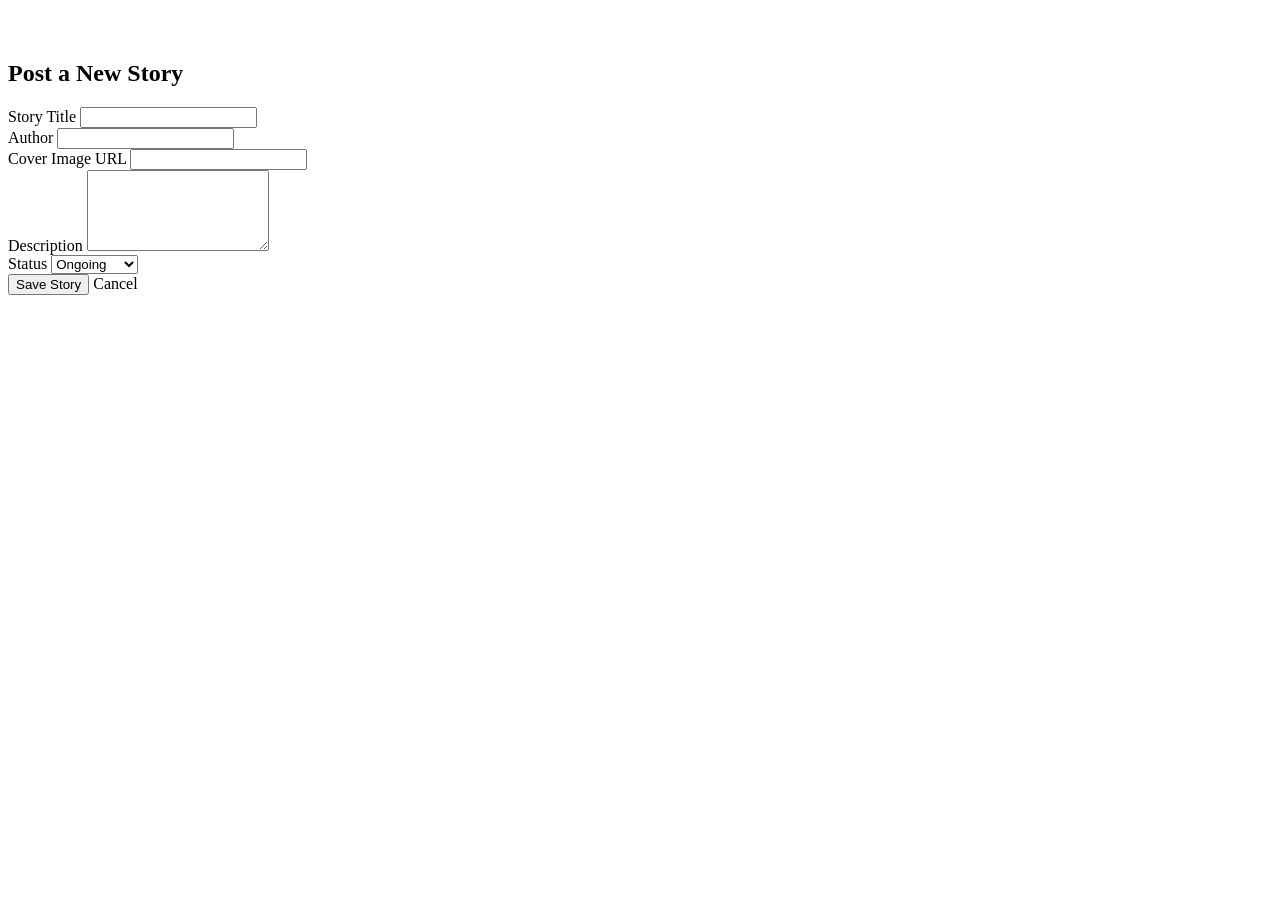
<file: src/main/resources/templates/admin/story-form.html>
<!DOCTYPE html>
<html xmlns:th="http://www.thymeleaf.org">
<head>
    <meta charset="UTF-8">
    <meta name="viewport" content="width=device-width, initial-scale=1.0">
    <title>Post New Story - Admin/Uploader</title>
    <link rel="stylesheet" th:href="@{/css/style.css}">
</head>
<body>
    <div class="container" style="padding-top: 2rem;">
        <h2>Post a New Story</h2>
        <div class="card" style="margin-top: 1rem;">
            <form th:action="@{/uploader/stories/new}" th:object="${story}" method="post">
                <div class="form-group">
                    <label class="form-label" for="title">Story Title</label>
                    <input type="text" id="title" th:field="*{title}" class="form-control" required>
                </div>
                <div class="form-group">
                    <label class="form-label" for="author">Author</label>
                    <input type="text" id="author" th:field="*{author}" class="form-control" required>
                </div>
                <div class="form-group">
                    <label class="form-label" for="coverImage">Cover Image URL</label>
                    <input type="url" id="coverImage" th:field="*{coverImage}" class="form-control">
                </div>
                <div class="form-group">
                    <label class="form-label" for="description">Description</label>
                    <textarea id="description" th:field="*{description}" class="form-control" rows="5"
                        required></textarea>
                </div>
                <div class="form-group">
                    <label class="form-label" for="status">Status</label>
                    <select id="status" th:field="*{status}" class="form-control">
                        <option value="ONGOING">Ongoing</option>
                        <option value="COMPLETED">Completed</option>
                        <option value="PAUSED">Paused</option>
                    </select>
                </div>
                <div class="flex gap-4">
                    <button type="submit" class="btn btn-primary">Save Story</button>
                    <a th:href="@{/}" class="btn">Cancel</a>
                </div>
            </form>
        </div>
    </div>
</body>
</html>
</file>
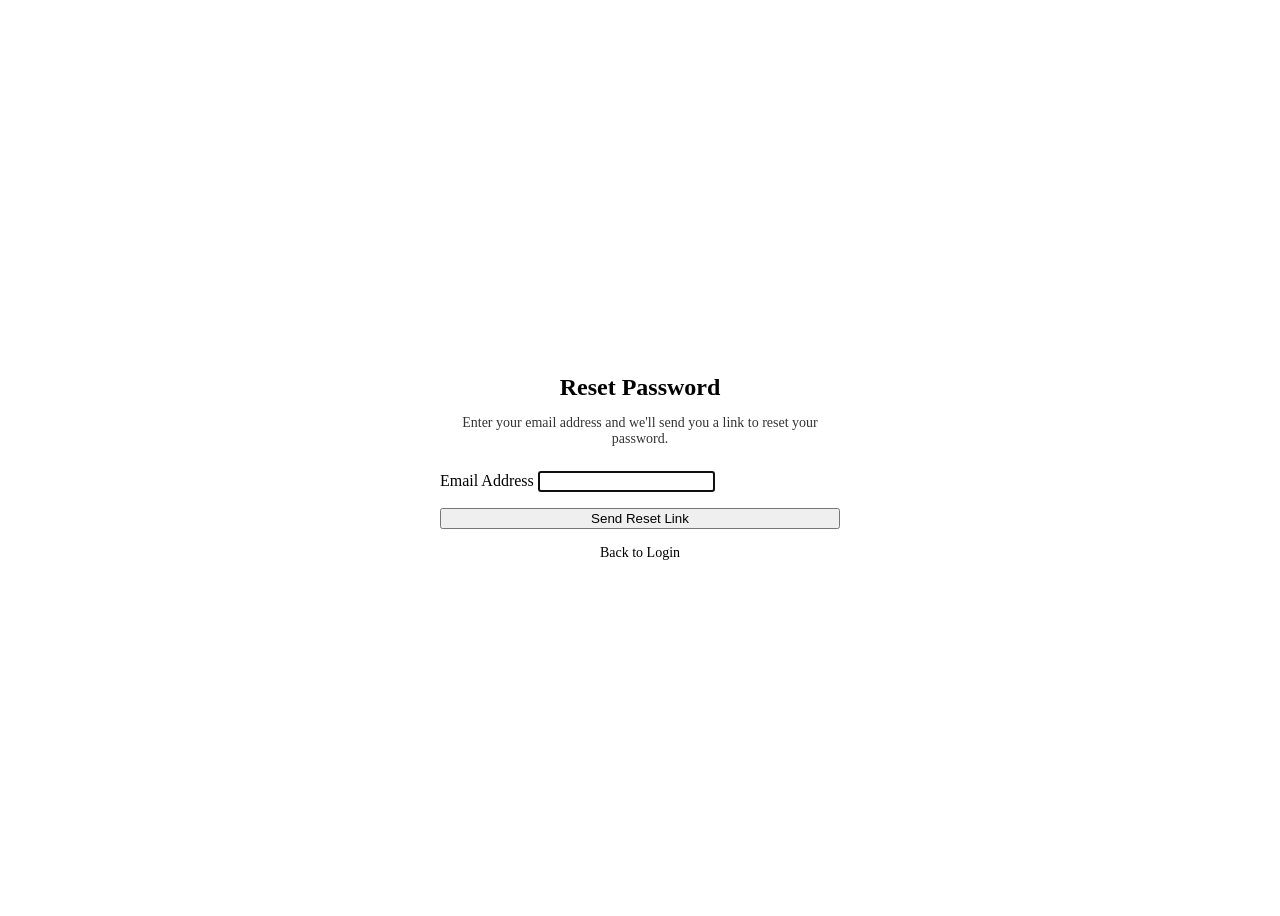
<file: src/main/resources/templates/auth/forgot-password.html>
<!DOCTYPE html>
<html xmlns:th="http://www.thymeleaf.org">
<head>
    <meta charset="UTF-8">
    <meta name="viewport" content="width=device-width, initial-scale=1.0">
    <title>Forgot Password - WebDocTruyen</title>
    <link rel="stylesheet" th:href="@{/css/style.css}">
    <style>
        .auth-container {
            min-height: 100vh;
            display: flex;
            align-items: center;
            justify-content: center;
            background-color: var(--background-color);
        }
        .auth-card {
            width: 100%;
            max-width: 400px;
        }
        .auth-card h2 {
            text-align: center;
            margin-bottom: 0.5rem;
            color: var(--primary-color);
        }
        .auth-card p {
            text-align: center;
            margin-bottom: 1.5rem;
            color: var(--text-color);
            opacity: 0.8;
            font-size: 0.875rem;
        }
        .auth-links {
            margin-top: 1rem;
            text-align: center;
            font-size: 0.875rem;
        }
    </style>
</head>
<body>
    <div class="auth-container">
        <div class="card auth-card">
            <h2>Reset Password</h2>
            <p>Enter your email address and we'll send you a link to reset your password.</p>
            <form th:action="@{/forgot-password}" method="post">
                <div class="form-group">
                    <label class="form-label" for="email">Email Address</label>
                    <input type="email" id="email" name="email" class="form-control" required autofocus>
                </div>
                <button type="submit" class="btn btn-primary" style="width: 100%; margin-top: 1rem;">Send Reset
                    Link</button>
            </form>
            <div class="auth-links">
                <a th:href="@{/login}">Back to Login</a>
            </div>
        </div>
    </div>
</body>
</html>
</file>
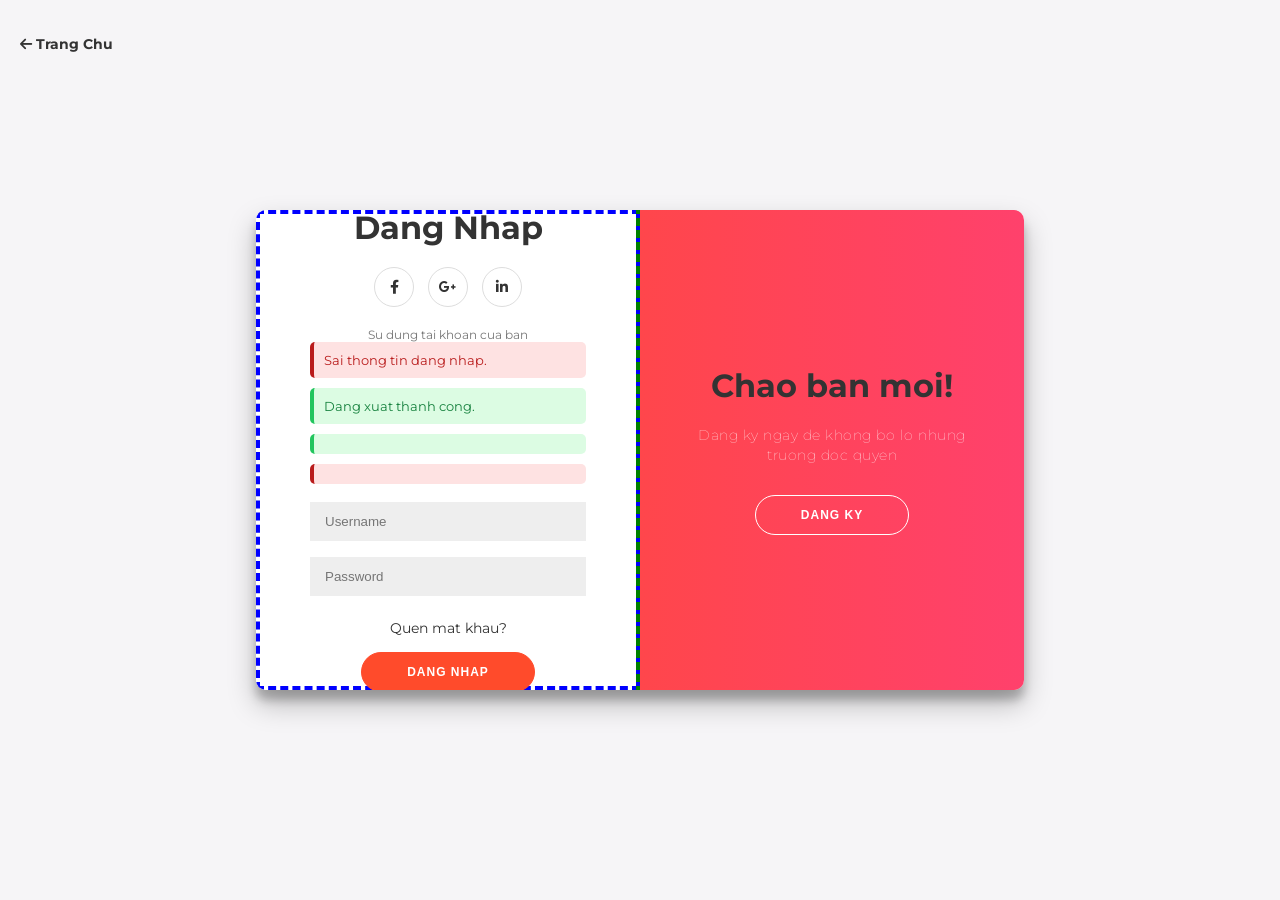
<file: src/main/resources/templates/auth/login.html>
<!DOCTYPE html>
<html xmlns:th="http://www.thymeleaf.org">
<head>
    <meta charset="UTF-8">
    <meta name="viewport" content="width=device-width, initial-scale=1.0">
    <title>Auth - WebDocTruyen</title>
    <link href="https://cdnjs.cloudflare.com/ajax/libs/font-awesome/6.0.0/css/all.min.css" rel="stylesheet">
    <style>
        @import url('https://fonts.googleapis.com/css?family=Montserrat:400,800');
        * {
            box-sizing: border-box;
        }
        body {
            background: #f6f5f7;
            display: flex;
            justify-content: center;
            align-items: center;
            flex-direction: column;
            font-family: 'Montserrat', sans-serif;
            height: 100vh;
            margin: 0;
        }
        h1 {
            font-weight: bold;
            margin: 0;
            color: #333;
        }
        h2 {
            text-align: center;
        }
        p {
            font-size: 14px;
            font-weight: 100;
            line-height: 20px;
            letter-spacing: 0.5px;
            margin: 20px 0 30px;
        }
        span {
            font-size: 12px;
            color: #777;
        }
        a {
            color: #333;
            font-size: 14px;
            text-decoration: none;
            margin: 15px 0;
        }
        button {
            border-radius: 20px;
            border: 1px solid #FF4B2B;
            background-color: #FF4B2B;
            color: #FFFFFF;
            font-size: 12px;
            font-weight: bold;
            padding: 12px 45px;
            letter-spacing: 1px;
            text-transform: uppercase;
            transition: transform 80ms ease-in;
            cursor: pointer;
        }
        button:active {
            transform: scale(0.95);
        }
        button:focus {
            outline: none;
        }
        button.ghost {
            background-color: transparent;
            border-color: #FFFFFF;
        }
        form {
            background-color: #FFFFFF;
            display: flex;
            align-items: center;
            justify-content: center;
            flex-direction: column;
            padding: 0 50px;
            height: 100%;
            text-align: center;
            border: 4px dashed blue;
            /* DEBUG BORDER */
        }
        input {
            background-color: #eee;
            border: none;
            padding: 12px 15px;
            margin: 8px 0;
            width: 100%;
        }
        .container {
            background-color: #fff;
            border-radius: 10px;
            box-shadow: 0 14px 28px rgba(0, 0, 0, 0.25),
                0 10px 10px rgba(0, 0, 0, 0.22);
            position: relative;
            overflow: hidden;
            width: 768px;
            max-width: 100%;
            min-height: 480px;
            height: 480px;
        }
        .form-container {
            position: absolute;
            top: 0;
            height: 100%;
            transition: all 0.6s ease-in-out;
            outline: 4px dashed red;
            /* DEBUG BORDER */
        }
        .sign-in-container {
            left: 0;
            width: 50%;
            z-index: 2;
        }
        .container.right-panel-active .sign-in-container {
            transform: translateX(100%);
        }
        .sign-up-container {
            left: 0;
            width: 50%;
            opacity: 0;
            z-index: 1;
        }
        .container.right-panel-active .sign-up-container {
            transform: translateX(100%);
            opacity: 1;
            z-index: 5;
            animation: show 0.6s;
        }
        @keyframes show {
            0%,
            49.99% {
                opacity: 0;
                z-index: 1;
            }
            50%,
            100% {
                opacity: 1;
                z-index: 5;
            }
        }
        .overlay-container {
            position: absolute;
            top: 0;
            left: 50%;
            width: 50%;
            height: 100%;
            overflow: hidden;
            transition: transform 0.6s ease-in-out;
            z-index: 100;
            outline: 4px dashed green;
            /* DEBUG BORDER */
        }
        .container.right-panel-active .overlay-container {
            transform: translateX(-100%);
        }
        .overlay {
            background: #FF416C;
            background: -webkit-linear-gradient(to right, #FF4B2B, #FF416C);
            background: linear-gradient(to right, #FF4B2B, #FF416C);
            background-repeat: no-repeat;
            background-size: cover;
            background-position: 0 0;
            color: #FFFFFF;
            position: relative;
            left: -100%;
            height: 100%;
            width: 200%;
            transform: translateX(0);
            transition: transform 0.6s ease-in-out;
        }
        .container.right-panel-active .overlay {
            transform: translateX(50%);
        }
        .overlay-panel {
            position: absolute;
            display: flex;
            align-items: center;
            justify-content: center;
            flex-direction: column;
            padding: 0 40px;
            text-align: center;
            top: 0;
            height: 100%;
            width: 50%;
            transform: translateX(0);
            transition: transform 0.6s ease-in-out;
        }
        .overlay-left {
            transform: translateX(-20%);
        }
        .container.right-panel-active .overlay-left {
            transform: translateX(0);
        }
        .overlay-right {
            right: 0;
            transform: translateX(0);
        }
        .container.right-panel-active .overlay-right {
            transform: translateX(20%);
        }
        .social-container {
            margin: 20px 0;
        }
        .social-container a {
            border: 1px solid #DDDDDD;
            border-radius: 50%;
            display: inline-flex;
            justify-content: center;
            align-items: center;
            margin: 0 5px;
            height: 40px;
            width: 40px;
            color: #333;
        }
        .home-link {
            position: absolute;
            top: 20px;
            left: 20px;
            font-weight: bold;
            color: #333;
            text-decoration: none;
            z-index: 1000;
        }
        .alert {
            width: 100%;
            padding: 10px;
            border-radius: 5px;
            margin-bottom: 10px;
            font-size: 13px;
            text-align: left;
            border-left: 4px solid;
            color: #b91c1c;
            background: #fee2e2;
        }
        .alert-success {
            color: #15803d;
            background: #dcfce3;
            border-color: #22c55e;
        }
    </style>
</head>
<body>
    <a th:href="@{/}" class="home-link"><i class="fas fa-arrow-left"></i> Trang Chu</a>
    <div class="container" id="container">
        <div class="form-container sign-up-container">
            <form th:action="@{/register}" method="post">
                <h1>Dang Ky</h1>
                <div class="social-container">
                    <a href="#" class="social"><i class="fab fa-facebook-f"></i></a>
                    <a href="#" class="social"><i class="fab fa-google-plus-g"></i></a>
                    <a href="#" class="social"><i class="fab fa-linkedin-in"></i></a>
                </div>
                <span>Su dung email cua ban</span>
                <div style="width: 100%;">
                    <div th:if="${param.mode != null and param.mode[0] == 'register' and error != null}" class="alert">
                        <span th:text="${error}"></span>
                    </div>
                </div>
                <input type="text" name="username" placeholder="Username" required />
                <input type="email" name="email" placeholder="Email" required />
                <input type="password" name="password" placeholder="Password" required />
                <button type="submit">Dang Ky</button>
            </form>
        </div>
        <div class="form-container sign-in-container">
            <form th:action="@{/login}" method="post">
                <h1>Dang Nhap</h1>
                <div class="social-container">
                    <a href="#" class="social"><i class="fab fa-facebook-f"></i></a>
                    <a href="#" class="social"><i class="fab fa-google-plus-g"></i></a>
                    <a href="#" class="social"><i class="fab fa-linkedin-in"></i></a>
                </div>
                <span>Su dung tai khoan cua ban</span>
                <div style="width: 100%;">
                    <div th:if="${param.error != null}" class="alert">
                        Sai thong tin dang nhap.
                    </div>
                    <div th:if="${param.logout != null}" class="alert alert-success">
                        Dang xuat thanh cong.
                    </div>
                    <div th:if="${success != null}" class="alert alert-success">
                        <span th:text="${success}"></span>
                    </div>
                    <div th:if="${(param.mode == null or param.mode[0] != 'register') and error != null}" class="alert">
                        <span th:text="${error}"></span>
                    </div>
                </div>
                <input type="text" name="username" placeholder="Username" required />
                <input type="password" name="password" placeholder="Password" required />
                <a href="#">Quen mat khau?</a>
                <button type="submit">Dang Nhap</button>
            </form>
        </div>
        <div class="overlay-container">
            <div class="overlay">
                <div class="overlay-panel overlay-left">
                    <h1>Chao mung tro lai!</h1>
                    <p>Dang nhap ngay de tiep tuc doc the loai truyen yeu thich cua ban</p>
                    <button class="ghost" id="signIn">Dang Nhap</button>
                </div>
                <div class="overlay-panel overlay-right">
                    <h1>Chao ban moi!</h1>
                    <p>Dang ky ngay de khong bo lo nhung truong doc quyen</p>
                    <button class="ghost" id="signUp">Dang Ky</button>
                </div>
            </div>
        </div>
    </div>
    <script>
        const signUpButton = document.getElementById('signUp');
        const signInButton = document.getElementById('signIn');
        const container = document.getElementById('container');
        signUpButton.addEventListener('click', () => {
            container.classList.add("right-panel-active");
            const url = new URL(window.location);
            url.searchParams.set('mode', 'register');
            window.history.replaceState({}, '', url);
        });
        signInButton.addEventListener('click', () => {
            container.classList.remove("right-panel-active");
            const url = new URL(window.location);
            url.searchParams.delete('mode');
            window.history.replaceState({}, '', url);
        });
        document.addEventListener('DOMContentLoaded', () => {
            const urlParams = new URLSearchParams(window.location.search);
            if (urlParams.get('mode') === 'register') {
                container.classList.add("right-panel-active");
            }
        });
    </script>
</body>
</html>
</file>
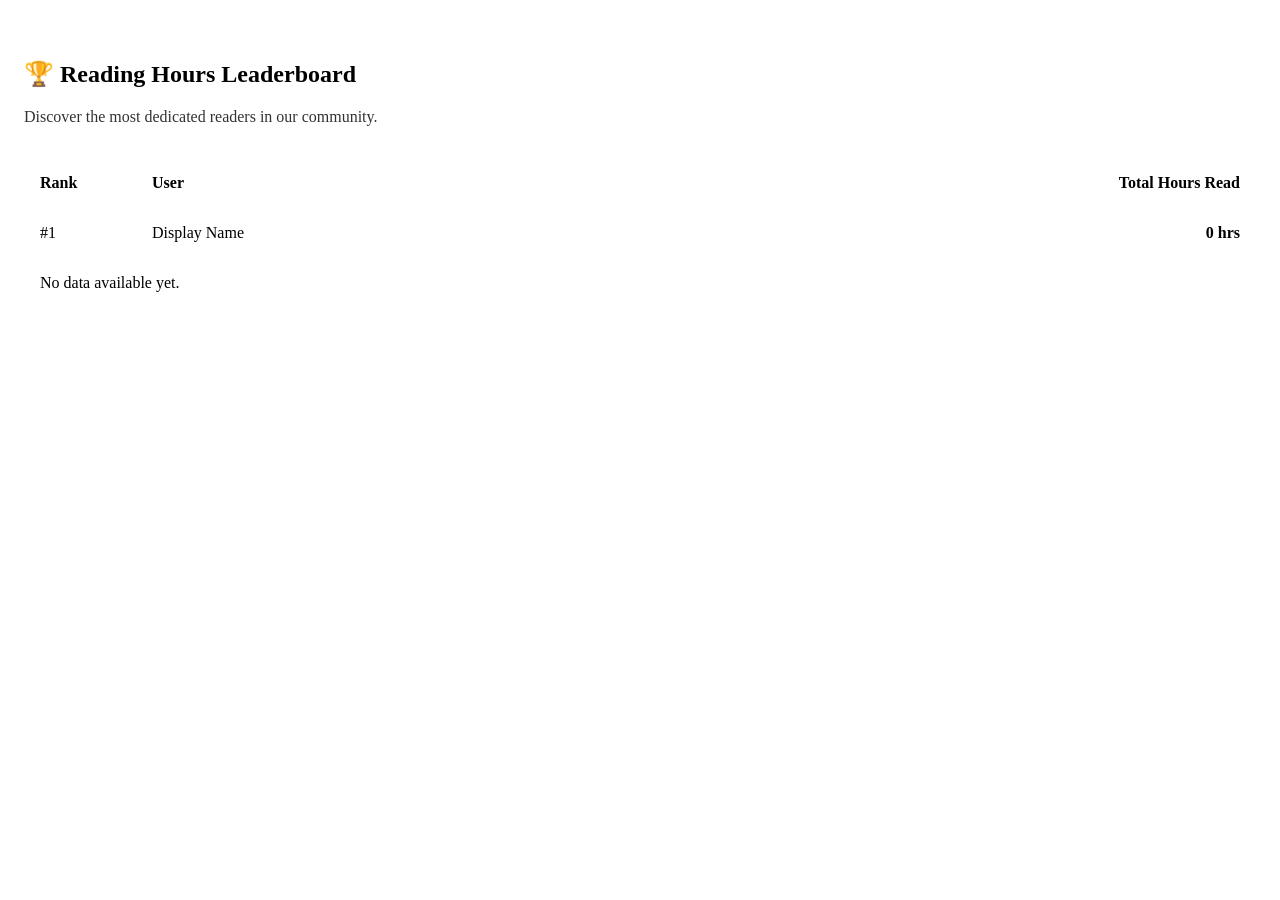
<file: src/main/resources/templates/community/leaderboard.html>
<!DOCTYPE html>
<html xmlns:th="http://www.thymeleaf.org">
<head>
    <meta charset="UTF-8">
    <meta name="viewport" content="width=device-width, initial-scale=1.0">
    <title>Top Readers - WebDocTruyen</title>
    <link rel="stylesheet" th:href="@{/css/style.css}">
    <style>
        .leaderboard-table {
            width: 100%;
            border-collapse: collapse;
            margin-top: 1rem;
        }
        .leaderboard-table th,
        .leaderboard-table td {
            padding: 1rem;
            text-align: left;
            border-bottom: 1px solid var(--border-color);
        }
        .leaderboard-table th {
            background-color: var(--background-color);
            font-weight: 600;
        }
        .rank-1 {
            color: #eab308;
            font-weight: 700;
            font-size: 1.25rem;
        }
        .rank-2 {
            color: #94a3b8;
            font-weight: 700;
            font-size: 1.15rem;
        }
        .rank-3 {
            color: #d97706;
            font-weight: 700;
            font-size: 1.1rem;
        }
    </style>
</head>
<body>
    <nav class="navbar" th:replace="~{index :: .navbar}"></nav>
    <div class="container" style="padding: 2rem 1rem;">
        <div class="card">
            <h2 style="color: var(--primary-color);">🏆 Reading Hours Leaderboard</h2>
            <p style="opacity: 0.8; margin-bottom: 2rem;">Discover the most dedicated readers in our community.</p>
            <table class="leaderboard-table">
                <thead>
                    <tr>
                        <th style="width: 80px;">Rank</th>
                        <th>User</th>
                        <th style="text-align: right;">Total Hours Read</th>
                    </tr>
                </thead>
                <tbody>
                    <tr th:each="user, stat : ${topUsers}">
                        <td th:class="${stat.index == 0} ? 'rank-1' : (${stat.index == 1} ? 'rank-2' : (${stat.index == 2} ? 'rank-3' : ''))"
                            th:text="'#' + ${stat.count}">#1</td>
                        <td>
                            <div class="flex items-center gap-2">
                                <span th:text="${user.displayName}">Display Name</span>
                            </div>
                        </td>
                        <td style="text-align: right; font-weight: 600;" th:text="${user.readingHours} + ' hrs'">0 hrs
                        </td>
                    </tr>
                    <tr th:if="${#lists.isEmpty(topUsers)}">
                        <td colspan="3" class="text-center">No data available yet.</td>
                    </tr>
                </tbody>
            </table>
        </div>
    </div>
</body>
</html>
</file>
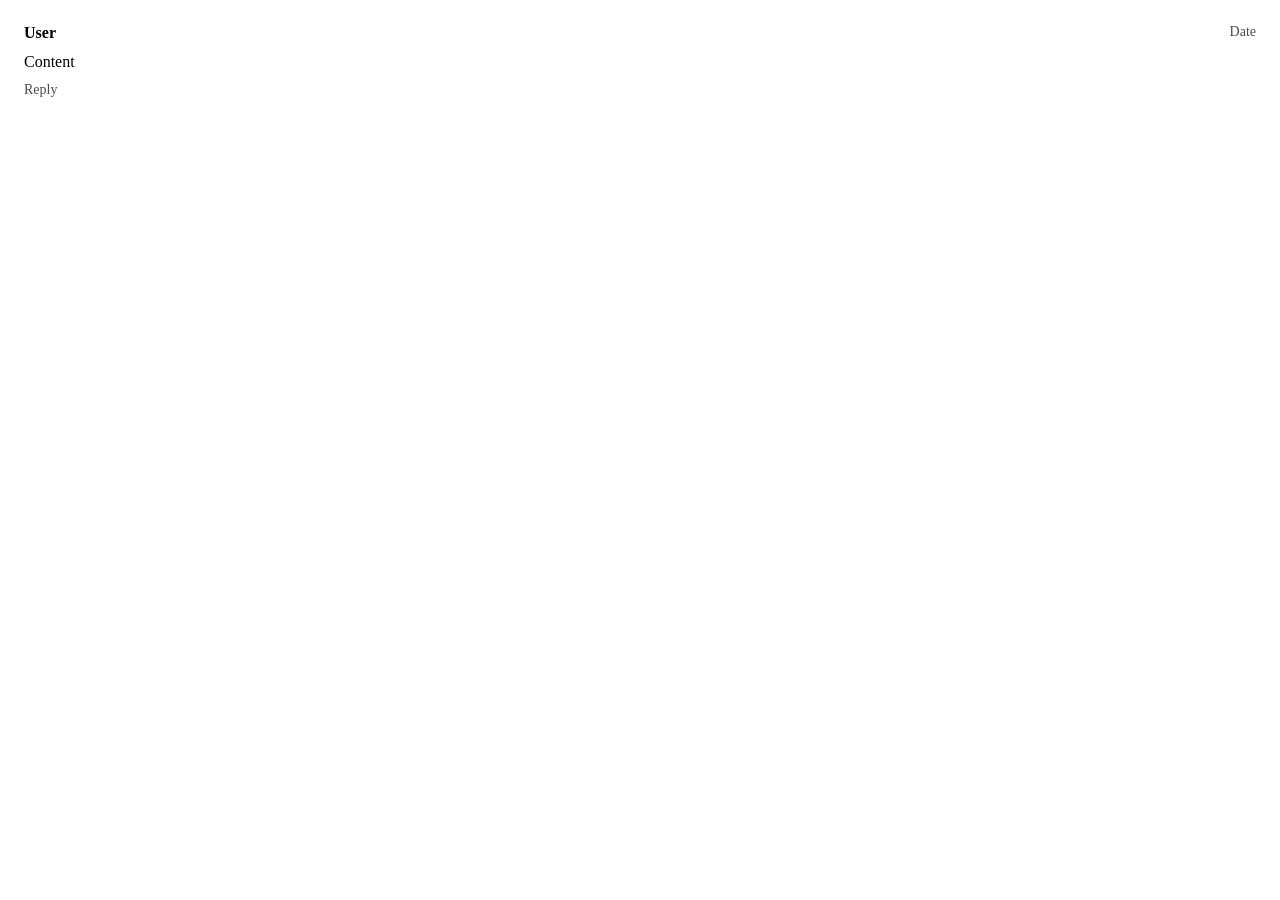
<file: src/main/resources/templates/fragments/comments.html>
<!DOCTYPE html>
<html xmlns:th="http://www.thymeleaf.org">
<head>
    <style>
        .comment-section {
            margin-top: 3rem;
            padding-top: 2rem;
            border-top: 1px solid var(--border-color);
        }
        .comment-card {
            background: var(--card-bg);
            border: 1px solid var(--border-color);
            border-radius: 0.5rem;
            padding: 1rem;
            margin-bottom: 1rem;
        }
        .comment-header {
            display: flex;
            justify-content: space-between;
            margin-bottom: 0.5rem;
        }
        .comment-author {
            font-weight: 600;
            color: var(--primary-color);
        }
        .comment-date {
            font-size: 0.875rem;
            color: var(--text-color);
            opacity: 0.7;
        }
        .comment-body {
            line-height: 1.5;
            margin-bottom: 0.5rem;
        }
        .comment-actions {
            font-size: 0.875rem;
        }
        .comment-actions a {
            cursor: pointer;
            color: var(--text-color);
            opacity: 0.7;
            text-decoration: none;
        }
        .comment-actions a:hover {
            opacity: 1;
            color: var(--primary-color);
        }
        .replies {
            margin-left: 2rem;
            margin-top: 1rem;
            border-left: 2px solid var(--border-color);
            padding-left: 1rem;
        }
        .reply-form {
            display: none;
            margin-top: 1rem;
        }
    </style>
</head>
<body>
    <div th:fragment="commentNode(comment, storyId, chapterId)">
        <div class="comment-card">
            <div class="comment-header">
                <span class="comment-author" th:text="${comment.user.displayName}">User</span>
                <span class="comment-date"
                    th:text="${#temporals.format(comment.createdAt, 'dd-MM-yyyy HH:mm')}">Date</span>
            </div>
            <div class="comment-body" th:text="${comment.content}">Content</div>
            <div th:if="${#authorization.expression('isAuthenticated()')}" class="comment-actions">
                <a th:onclick="'toggleReplyForm(' + ${comment.id} + ')'">Reply</a>
                <form th:id="'reply-form-' + ${comment.id}" class="reply-form" th:action="@{/comment/add}"
                    method="post">
                    <input type="hidden" name="storyId" th:value="${storyId}">
                    <input type="hidden" th:if="${chapterId != null}" name="chapterId" th:value="${chapterId}">
                    <input type="hidden" name="parentId" th:value="${comment.id}">
                    <div class="flex gap-2">
                        <input type="text" name="content" class="form-control" placeholder="Write a reply..." required>
                        <button type="submit" class="btn btn-primary">Post</button>
                    </div>
                </form>
            </div>
            <div class="replies" th:if="${not #lists.isEmpty(comment.replies)}">
                <th:block th:each="reply : ${comment.replies}">
                    <div
                        th:replace="~{fragments/comments :: commentNode(comment=${reply}, storyId=${storyId}, chapterId=${chapterId})}">
                    </div>
                </th:block>
            </div>
        </div>
    </div>
    <div th:fragment="commentScript">
        <script>
            function toggleReplyForm(commentId) {
                const form = document.getElementById('reply-form-' + commentId);
                form.style.display = form.style.display === 'block' ? 'none' : 'block';
            }
        </script>
    </div>
</body>
</html>
</file>
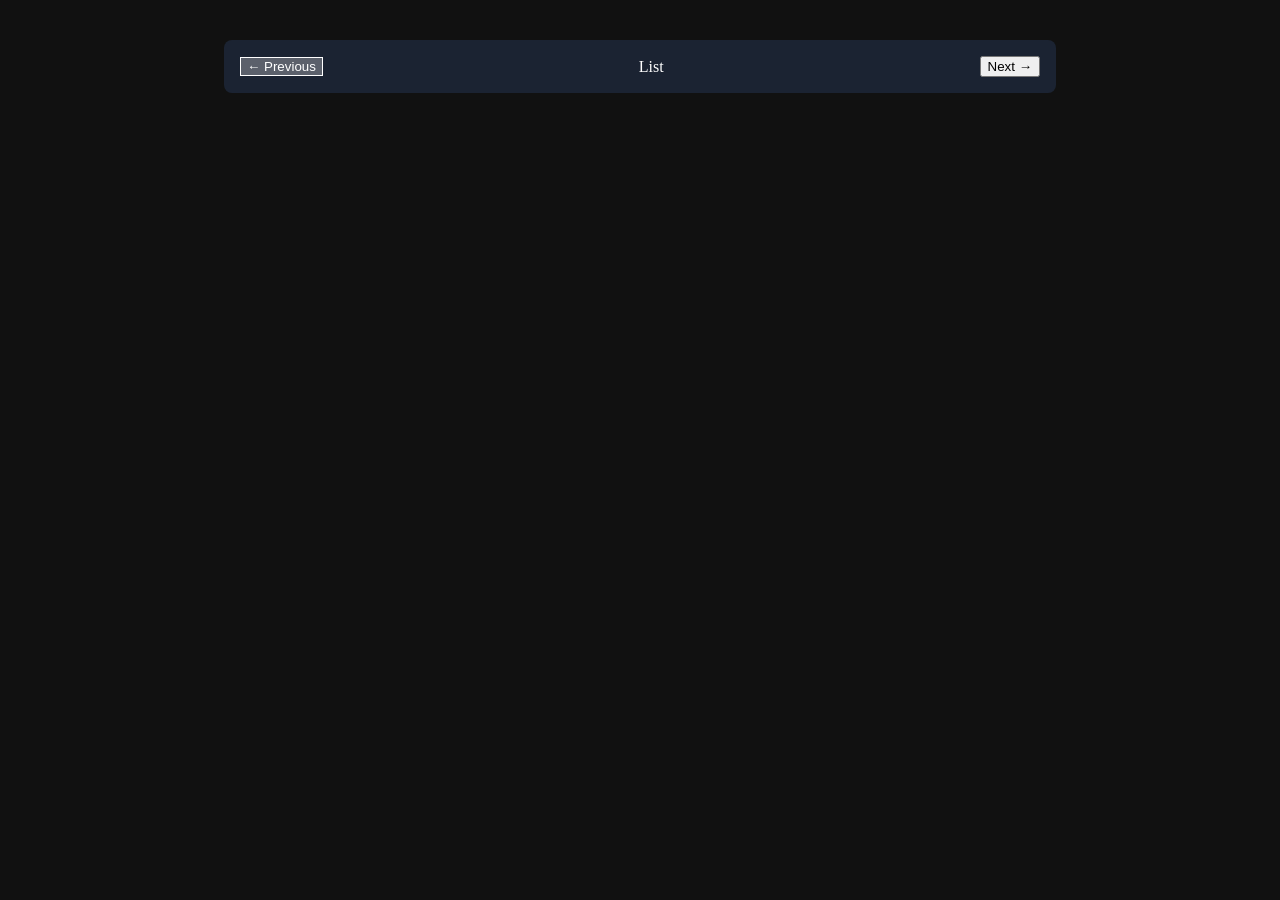
<file: src/main/resources/templates/reader/comic-reader.html>
<!DOCTYPE html>
<html xmlns:th="http://www.thymeleaf.org">

<head>
    <meta charset="UTF-8">
    <meta name="viewport" content="width=device-width, initial-scale=1.0">
    <title th:text="'Chapter ' + ${chapter.chapterNumber} + ' - ' + ${story.title}"></title>
    <link rel="stylesheet" th:href="@{/css/style.css}">
    <style>
        body {
            background-color: #111;
            /* Darker background for comics */
            color: #eee;
        }

        .comic-container {
            max-width: 900px;
            margin: 0 auto;
            display: flex;
            flex-direction: column;
            align-items: center;
        }

        .comic-image {
            width: 100%;
            height: auto;
            max-width: 100%;
            display: block;
            /* Remove bottom gap */
            margin-bottom: -1px;
            /* Stitch images seamlessly if they are sliced */
        }

        .reader-controls {
            display: flex;
            justify-content: space-between;
            align-items: center;
            width: 100%;
            max-width: 800px;
            margin: 2rem auto;
            padding: 1rem;
            background: rgba(30, 41, 59, 0.8);
            border-radius: 0.5rem;
        }

        /* Fixed top bar for reading controls */
        .reader-topbar {
            position: fixed;
            top: 0;
            left: 0;
            right: 0;
            background: rgba(30, 41, 59, 0.95);
            border-bottom: 1px solid #334155;
            padding: 0.75rem 1rem;
            display: flex;
            justify-content: space-between;
            align-items: center;
            z-index: 100;
            transform: translateY(-100%);
            transition: transform 0.3s;
        }

        body.scrolled-up .reader-topbar {
            transform: translateY(0);
        }

        .toast-notification {
            position: fixed;
            bottom: 6rem;
            right: 2rem;
            background: #334155;
            color: white;
            padding: 1rem 1.5rem;
            border-radius: 8px;
            box-shadow: 0 4px 6px rgba(0, 0, 0, 0.1);
            z-index: 1000;
            transition: opacity 0.3s ease;
            opacity: 0;
            pointer-events: none;
        }

        .toast-show {
            opacity: 1;
        }

        .gift-icon {
            position: fixed;
            bottom: 2rem;
            right: 2rem;
            background: #10b981;
            color: white;
            width: 3.5rem;
            height: 3.5rem;
            border-radius: 50%;
            display: flex;
            align-items: center;
            justify-content: center;
            font-size: 1.5rem;
            box-shadow: 0 4px 15px rgba(16, 185, 129, 0.4);
            cursor: pointer;
            z-index: 1000;
            transition: transform 0.3s ease, background 0.3s ease;
            animation: bounce 2s infinite;
        }

        .gift-icon:hover {
            transform: scale(1.1);
            background: #059669;
        }

        @keyframes bounce {

            0%,
            20%,
            50%,
            80%,
            100% {
                transform: translateY(0);
            }

            40% {
                transform: translateY(-15px);
            }

            60% {
                transform: translateY(-7px);
            }
        }
    </style>
</head>

<body>
    <div class="reader-topbar">
        <a th:href="@{/story/{slug}(slug=${story.slug})}" class="btn"
            style="padding: 0.25rem 0.75rem; color: #fff; border: 1px solid #fff;">← Back</a>
        <span th:text="${story.title}" style="font-weight: 600; font-size: 0.875rem;"></span>
    </div>
    <div id="progress-data" th:data-story-id="${story.id}" th:data-chapter-id="${chapter.id}" style="display: none;">
    </div>
    <div class="comic-container" id="comic-images-container">
        <script th:inline="javascript">
            const imagesJson = /*[[${chapter.images}]]*/ '[]';
            let images = [];
            try { images = JSON.parse(imagesJson); } catch (e) {
                // If not JSON, try splitting by comma
                if (imagesJson && imagesJson !== 'null') images = imagesJson.split(',');
            }
            document.addEventListener("DOMContentLoaded", () => {
                const container = document.getElementById('comic-images-container');
                images.forEach(imgUrl => {
                    const img = document.createElement('img');
                    img.src = imgUrl.trim();
                    img.className = 'comic-image';
                    container.appendChild(img);
                });
            });
        </script>
    </div>
    <div class="reader-controls">
        <button class="btn" style="color:#fff; border:1px solid #fff;" disabled>← Previous</button>
        <a th:href="@{/story/{slug}(slug=${story.slug})}" class="btn" style="color:#fff;">List</a>
        <button class="btn btn-primary">Next →</button>
    </div>
    <div id="gift-icon" class="gift-icon" style="display: none;" title="Nhận phiếu đề cử"
        onclick="claimNominationTicket()" th:if="${#authorization.expression('isAuthenticated()')}">
        🎁
    </div>
    <div id="gift-toast" class="toast-notification"></div>

    <script th:src="@{/js/reader.js}"></script>
    <script th:if="${#authorization.expression('isAuthenticated()')}">
        setTimeout(() => {
            const icon = document.getElementById('gift-icon');
            if (icon) icon.style.display = 'flex';
        }, 10000);

        function claimNominationTicket() {
            fetch('/api/user/claim-nomination-ticket', {
                method: 'POST'
            })
                .then(response => {
                    if (response.ok) {
                        document.getElementById('gift-icon').style.display = 'none';
                        showToast('Nhận thêm 1 phiếu đề cử thành công!');
                    } else {
                        showToast('Có lỗi xảy ra, không thể nhận!');
                    }
                })
                .catch(err => {
                    showToast('Không thể kết nối tới máy chủ!');
                });
        }

        function showToast(message) {
            const toast = document.getElementById('gift-toast');
            if (!toast) return;
            toast.innerText = message;
            toast.classList.add('toast-show');
            setTimeout(() => {
                toast.classList.remove('toast-show');
            }, 3000);
        }
    </script>
</body>

</html>
</file>
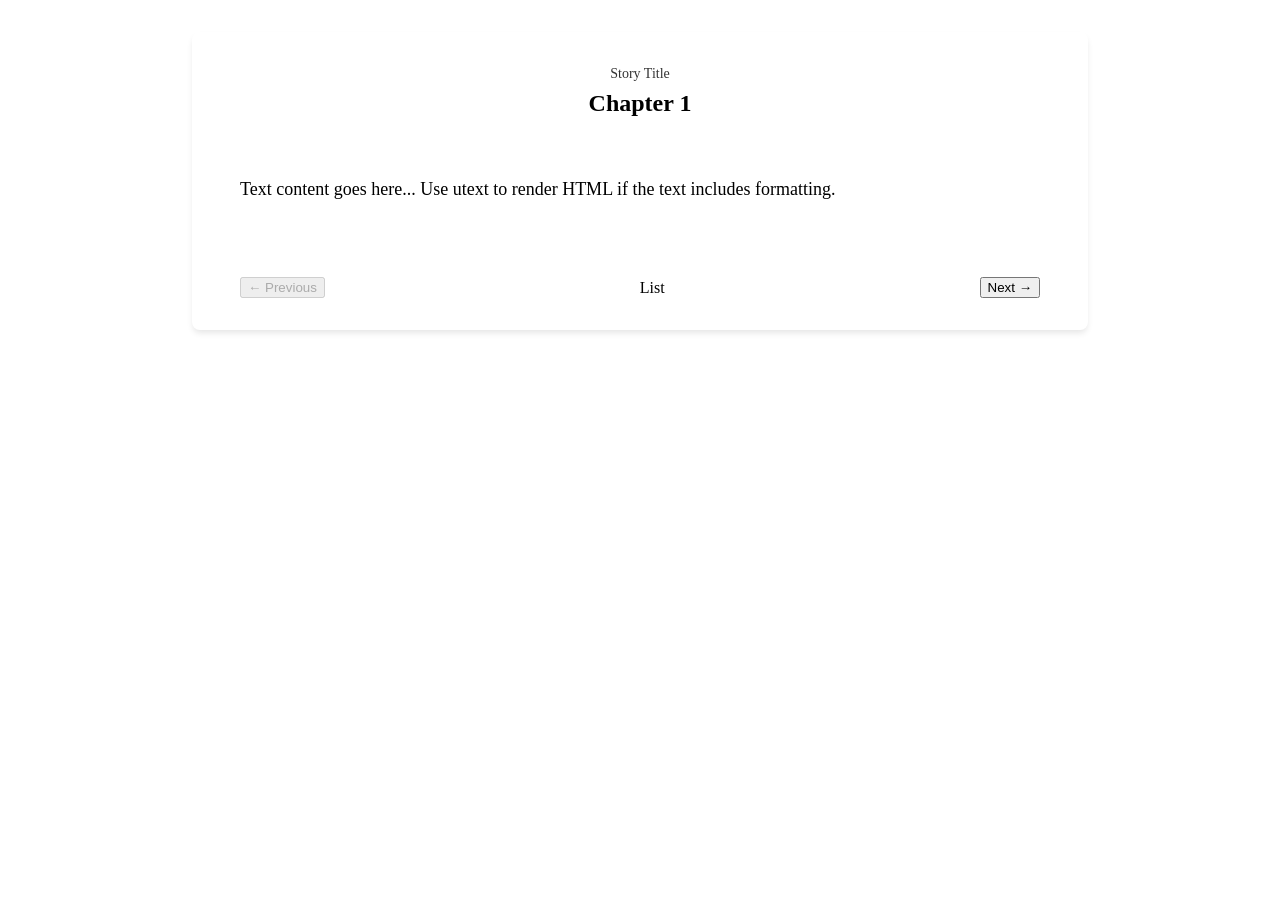
<file: src/main/resources/templates/reader/text-reader.html>
<!DOCTYPE html>
<html xmlns:th="http://www.thymeleaf.org">

<head>
    <meta charset="UTF-8">
    <meta name="viewport" content="width=device-width, initial-scale=1.0">
    <title th:text="'Chapter ' + ${chapter.chapterNumber} + ' - ' + ${story.title}"></title>
    <link rel="stylesheet" th:href="@{/css/style.css}">
    <style>
        .reader-container {
            max-width: 800px;
            margin: 0 auto;
            background: var(--card-bg);
            padding: 2rem 3rem;
            border-radius: 0.5rem;
            box-shadow: 0 4px 6px -1px rgba(0, 0, 0, 0.1);
            margin-top: 2rem;
            margin-bottom: 2rem;
        }

        @media (max-width: 768px) {
            .reader-container {
                padding: 1.5rem 1rem;
            }
        }

        .reader-header {
            text-align: center;
            border-bottom: 1px solid var(--border-color);
            padding-bottom: 1.5rem;
            margin-bottom: 2rem;
        }

        .reader-header a {
            color: var(--text-color);
            opacity: 0.8;
            font-size: 0.875rem;
        }

        .reader-title {
            font-size: 1.5rem;
            font-weight: 700;
            margin-top: 0.5rem;
            color: var(--primary-color);
        }

        .reader-content {
            font-size: 1.125rem;
            line-height: 1.8;
            color: var(--text-color);
            font-family: inherit;
        }

        .reader-controls {
            display: flex;
            justify-content: space-between;
            align-items: center;
            margin-top: 3rem;
            padding-top: 1.5rem;
            border-top: 1px solid var(--border-color);
        }

        /* Fixed top bar for reading controls */
        .reader-topbar {
            position: fixed;
            top: 0;
            left: 0;
            right: 0;
            background: var(--card-bg);
            border-bottom: 1px solid var(--border-color);
            padding: 0.75rem 1rem;
            display: flex;
            justify-content: space-between;
            align-items: center;
            z-index: 100;
            transform: translateY(-100%);
            transition: transform 0.3s;
        }

        body.scrolled-up .reader-topbar {
            transform: translateY(0);
        }

        .toast-notification {
            position: fixed;
            bottom: 6rem;
            right: 2rem;
            background: #334155;
            color: white;
            padding: 1rem 1.5rem;
            border-radius: 8px;
            box-shadow: 0 4px 6px rgba(0, 0, 0, 0.1);
            z-index: 1000;
            transition: opacity 0.3s ease;
            opacity: 0;
            pointer-events: none;
        }

        .toast-show {
            opacity: 1;
        }

        .gift-icon {
            position: fixed;
            bottom: 2rem;
            right: 2rem;
            background: #10b981;
            color: white;
            width: 3.5rem;
            height: 3.5rem;
            border-radius: 50%;
            display: flex;
            align-items: center;
            justify-content: center;
            font-size: 1.5rem;
            box-shadow: 0 4px 15px rgba(16, 185, 129, 0.4);
            cursor: pointer;
            z-index: 1000;
            transition: transform 0.3s ease, background 0.3s ease;
            animation: bounce 2s infinite;
        }

        .gift-icon:hover {
            transform: scale(1.1);
            background: #059669;
        }

        @keyframes bounce {

            0%,
            20%,
            50%,
            80%,
            100% {
                transform: translateY(0);
            }

            40% {
                transform: translateY(-15px);
            }

            60% {
                transform: translateY(-7px);
            }
        }
    </style>
</head>

<body>
    <div class="reader-topbar">
        <a th:href="@{/story/{slug}(slug=${story.slug})}" class="btn" style="padding: 0.25rem 0.75rem;">← Back</a>
        <span th:text="${story.title}" style="font-weight: 600; font-size: 0.875rem;"></span>
        <button class="btn" style="padding: 0.25rem 0.75rem;"
            onclick="document.body.classList.toggle('dark-mode')">🌙</button>
    </div>
    <div id="progress-data" th:data-story-id="${story.id}" th:data-chapter-id="${chapter.id}" style="display: none;">
    </div>
    <div class="container">
        <div class="reader-container">
            <div class="reader-header">
                <a th:href="@{/story/{slug}(slug=${story.slug})}" th:text="${story.title}">Story Title</a>
                <div class="reader-title" th:text="'Chapter ' + ${chapter.chapterNumber} + ': ' + ${chapter.title}">
                    Chapter 1</div>
            </div>
            <div class="reader-content" th:utext="${chapter.content}">
                Text content goes here... Use utext to render HTML if the text includes formatting.
            </div>
            <div class="reader-controls">
                <button class="btn btn-primary" disabled>← Previous</button>
                <a th:href="@{/story/{slug}(slug=${story.slug})}" class="btn">List</a>
                <button class="btn btn-primary">Next →</button>
            </div>
        </div>
    </div>

    <div id="gift-icon" class="gift-icon" style="display: none;" title="Nhận phiếu đề cử"
        onclick="claimNominationTicket()" th:if="${#authorization.expression('isAuthenticated()')}">
        🎁
    </div>
    <div id="gift-toast" class="toast-notification"></div>

    <script th:src="@{/js/reader.js}"></script>
    <script th:if="${#authorization.expression('isAuthenticated()')}">
        setTimeout(() => {
            const icon = document.getElementById('gift-icon');
            if (icon) icon.style.display = 'flex';
        }, 10000);

        function claimNominationTicket() {
            fetch('/api/user/claim-nomination-ticket', {
                method: 'POST'
            })
                .then(response => {
                    if (response.ok) {
                        document.getElementById('gift-icon').style.display = 'none';
                        showToast('Nhận thêm 1 phiếu đề cử thành công!');
                    } else {
                        showToast('Có lỗi xảy ra, không thể nhận!');
                    }
                })
                .catch(err => {
                    showToast('Không thể kết nối tới máy chủ!');
                });
        }

        function showToast(message) {
            const toast = document.getElementById('gift-toast');
            if (!toast) return;
            toast.innerText = message;
            toast.classList.add('toast-show');
            setTimeout(() => {
                toast.classList.remove('toast-show');
            }, 3000);
        }
    </script>
</body>

</html>
</file>
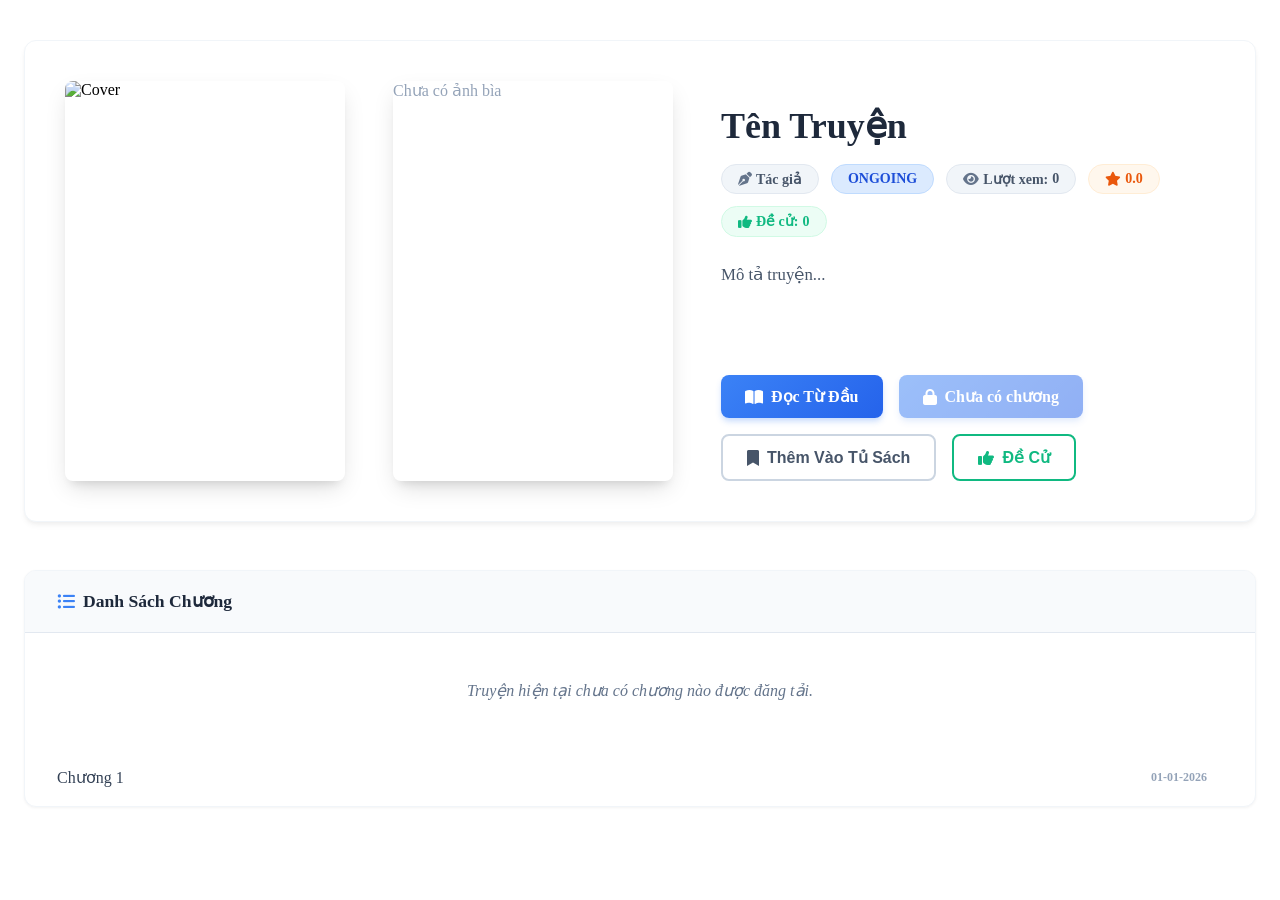
<file: src/main/resources/templates/story/detail.html>
<!DOCTYPE html>
<html xmlns:th="http://www.thymeleaf.org">

<head>
    <meta charset="UTF-8">
    <meta name="viewport" content="width=device-width, initial-scale=1.0">
    <title th:text="${story.title} + ' - WebDocTruyen'"></title>
    <link rel="stylesheet" th:href="@{/css/style.css(v=2)}">
    <link rel="stylesheet" href="https://cdnjs.cloudflare.com/ajax/libs/font-awesome/6.0.0/css/all.min.css">
    <style>
        .story-header {
            display: flex;
            gap: 3rem;
            margin-bottom: 3rem;
            background: #ffffff;
            padding: 2.5rem;
            border-radius: 12px;
            box-shadow: 0 4px 6px -1px rgba(0, 0, 0, 0.05), 0 2px 4px -1px rgba(0, 0, 0, 0.03);
            border: 1px solid #f1f5f9;
        }

        @media (max-width: 768px) {
            .story-header {
                flex-direction: column;
                padding: 1.5rem;
                gap: 1.5rem;
            }
        }

        .story-cover-large {
            width: 280px;
            height: 400px;
            object-fit: cover;
            border-radius: 8px;
            box-shadow: 0 10px 25px -5px rgba(0, 0, 0, 0.15), 0 8px 10px -6px rgba(0, 0, 0, 0.1);
            background-color: var(--border-color);
            flex-shrink: 0;
            transition: transform 0.3s ease, box-shadow 0.3s ease;
        }

        .story-cover-large:hover {
            transform: translateY(-5px);
            box-shadow: 0 20px 25px -5px rgba(0, 0, 0, 0.15), 0 10px 10px -5px rgba(0, 0, 0, 0.1);
        }

        .story-details {
            display: flex;
            flex-direction: column;
            flex-grow: 1;
        }

        .story-details h1 {
            font-size: 2.25rem;
            font-weight: 800;
            margin-bottom: 1rem;
            color: #1e293b;
            line-height: 1.2;
        }

        .meta-badges {
            display: flex;
            gap: 0.75rem;
            margin-bottom: 1.5rem;
            flex-wrap: wrap;
        }

        .badge {
            background: #f1f5f9;
            border: 1px solid #e2e8f0;
            padding: 0.35rem 1rem;
            border-radius: 999px;
            font-size: 0.875rem;
            font-weight: 600;
            color: #475569;
            display: inline-flex;
            align-items: center;
            gap: 0.25rem;
        }

        .badge-status {
            background: #dbeafe;
            color: #1d4ed8;
            border-color: #bfdbfe;
        }

        .story-desc {
            font-size: 1.05rem;
            line-height: 1.7;
            color: #475569;
            margin-bottom: 2rem;
            flex-grow: 1;
        }

        /* Animated Buttons */
        .action-buttons {
            display: flex;
            gap: 1rem;
            margin-top: auto;
            flex-wrap: wrap;
        }

        .btn-animated {
            padding: 0.75rem 1.5rem;
            font-size: 1rem;
            font-weight: 600;
            border-radius: 8px;
            transition: all 0.3s cubic-bezier(0.4, 0, 0.2, 1);
            position: relative;
            overflow: hidden;
            display: inline-flex;
            align-items: center;
            justify-content: center;
            gap: 0.5rem;
            text-decoration: none;
            cursor: pointer;
            border: none;
        }

        .btn-read {
            background: linear-gradient(135deg, #3b82f6 0%, #2563eb 100%);
            color: white;
            box-shadow: 0 4px 6px -1px rgba(59, 130, 246, 0.3);
        }

        .btn-read:hover {
            transform: translateY(-2px);
            box-shadow: 0 10px 15px -3px rgba(59, 130, 246, 0.4);
            color: white;
            /* Ensure text stays white */
        }

        .btn-read:active {
            transform: translateY(0);
        }

        .btn-outline {
            background-color: transparent;
            color: #475569;
            border: 2px solid #cbd5e1;
        }

        .btn-outline:hover {
            border-color: #3b82f6;
            color: #3b82f6;
            transform: translateY(-2px);
            background-color: #eff6ff;
        }

        /* Chapter List */
        .chapter-list {
            background: #ffffff;
            border-radius: 12px;
            border: 1px solid #f1f5f9;
            box-shadow: 0 1px 3px 0 rgba(0, 0, 0, 0.05);
            overflow: hidden;
            margin-bottom: 3rem;
        }

        .chapter-header {
            padding: 1.25rem 2rem;
            background: #f8fafc;
            border-bottom: 1px solid #e2e8f0;
            font-weight: 700;
            font-size: 1.1rem;
            color: #1e293b;
            display: flex;
            align-items: center;
            gap: 0.5rem;
        }

        .chapter-item {
            display: flex;
            justify-content: space-between;
            align-items: center;
            padding: 1rem 2rem;
            border-bottom: 1px solid #f1f5f9;
            transition: all 0.2s;
            color: #334155;
            text-decoration: none;
            font-weight: 500;
        }

        .chapter-item:last-child {
            border-bottom: none;
        }

        .chapter-item:hover {
            background-color: #f8fafc;
            color: #2563eb;
            padding-left: 2.25rem;
            /* Slight indent animation */
        }
    </style>
</head>

<body>
    <nav class="navbar" th:replace="~{index :: .navbar}"></nav>
    <div class="container" style="padding: 2rem 1rem;">
        <div class="story-header">
            <img th:if="${story.coverImage}" th:src="${story.coverImage}" class="story-cover-large" alt="Cover">
            <div th:unless="${story.coverImage}" class="story-cover-large flex items-center justify-center">
                <span style="color: #94a3b8; font-weight: 500;">Chưa có ảnh bìa</span>
            </div>
            <div class="story-details">
                <h1 th:text="${story.title}">Tên Truyện</h1>
                <div class="meta-badges">
                    <span class="badge"><i class="fas fa-pen-nib" style="color:#64748b;"></i> <span
                            th:text="${story.author}">Tác giả</span></span>
                    <span class="badge badge-status" th:text="${story.status}">ONGOING</span>
                    <span class="badge"><i class="fas fa-eye" style="color:#64748b;"></i> Lượt xem: <span
                            th:text="${story.views}">0</span></span>
                    <span class="badge" style="color: #ea580c; border-color: #ffedd5; background: #fff7ed;"><i
                            class="fas fa-star"></i> <span th:text="${story.averageRating}">0.0</span></span>
                    <span class="badge" style="color: #10b981; border-color: #d1fae5; background: #ecfdf5;"><i
                            class="fas fa-thumbs-up"></i> Đề cử: <span id="nominationCount"
                            th:text="${story.nominations != null ? story.nominations : 0}">0</span></span>
                </div>
                <div class="story-desc" th:utext="${story.description}">
                    Mô tả truyện...
                </div>
                <div class="action-buttons">
                    <a th:if="${not #lists.isEmpty(chapters)}"
                        th:href="@{/reader/{chapterId}(chapterId=${chapters[0].id})}" class="btn-animated btn-read">
                        <i class="fas fa-book-open"></i> Đọc Từ Đầu
                    </a>
                    <a th:if="${#lists.isEmpty(chapters)}" href="#" class="btn-animated btn-read"
                        style="opacity: 0.5; pointer-events: none;">
                        <i class="fas fa-lock"></i> Chưa có chương
                    </a>
                    <form th:if="${#authorization.expression('isAuthenticated()')}" th:action="@{/bookshelf/add}"
                        method="post">
                        <input type="hidden" name="storyId" th:value="${story.id}">
                        <button type="submit" class="btn-animated btn-outline">
                            <i class="fas fa-bookmark"></i> Thêm Vào Tủ Sách
                        </button>
                    </form>
                    <button th:if="${#authorization.expression('isAuthenticated()')}" type="button"
                        class="btn-animated btn-outline" onclick="nominateStory()"
                        style="color: #10b981; border-color: #10b981;">
                        <i class="fas fa-thumbs-up"></i> Đề Cử
                    </button>
                </div>
            </div>
        </div>
        <div class="chapter-list">
            <div class="chapter-header">
                <i class="fas fa-list-ul" style="color: #3b82f6;"></i> Danh Sách Chương
            </div>
            <div th:if="${#lists.isEmpty(chapters)}"
                style="padding: 3rem; text-align: center; color: #64748b; font-style: italic;">
                Truyện hiện tại chưa có chương nào được đăng tải.
            </div>
            <a th:each="chapter : ${chapters}" th:href="@{/reader/{id}(id=${chapter.id})}" class="chapter-item">
                <span th:text="'Chương ' + ${chapter.chapterNumber} + ': ' + ${chapter.title}">Chương 1</span>
                <span class="badge" th:text="${#temporals.format(chapter.createdAt, 'dd-MM-yyyy')}"
                    style="font-size: 0.75rem; background: transparent; border: none; color: #94a3b8;">01-01-2026</span>
            </a>
        </div>
    </div>

    <script th:inline="javascript">
        const storyId = /*[[${story.id}]]*/ null;
        function nominateStory() {
            if (!storyId) return;
            fetch(`/api/stories/${storyId}/nominate`, {
                method: 'POST'
            })
                .then(response => {
                    if (response.ok) {
                        return response.json();
                    } else if (response.status === 400) {
                        alert('Bạn không có đủ phiếu đề cử! Hãy đọc truyện 10s để nhận thêm nhé.');
                        throw new Error('Not enough tickets');
                    } else {
                        alert('Có lỗi xảy ra hoặc bạn phải đăng nhập!');
                        throw new Error('Network response was not ok');
                    }
                })
                .then(data => {
                    document.getElementById('nominationCount').innerText = data;
                    alert('Đề cử thành công!');
                })
                .catch(error => console.error('Error:', error));
        }
    </script>
</body>

</html>
</file>
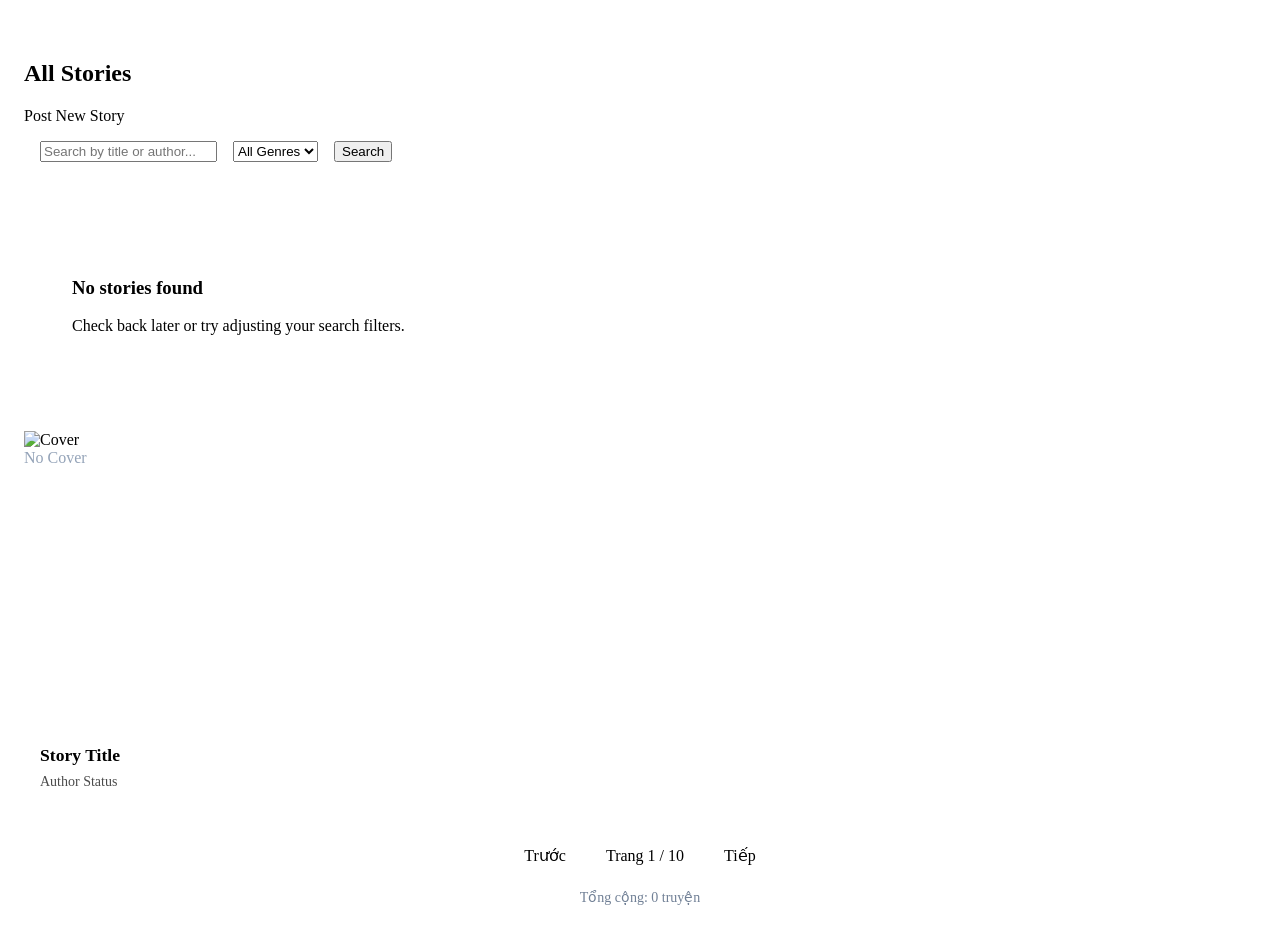
<file: src/main/resources/templates/story/list.html>
<!DOCTYPE html>
<html xmlns:th="http://www.thymeleaf.org">
<head>
    <meta charset="UTF-8">
    <meta name="viewport" content="width=device-width, initial-scale=1.0">
    <title>Browse Stories - WebDocTruyen</title>
    <link rel="stylesheet" th:href="@{/css/style.css}">
    <style>
        .grid {
            display: grid;
            grid-template-columns: repeat(4, 1fr);
            gap: 1.5rem;
            margin-top: 2rem;
        }
        .story-card {
            transition: transform 0.2s;
            cursor: pointer;
            overflow: hidden;
        }
        .story-card:hover {
            transform: translateY(-4px);
        }
        .story-cover {
            width: 100%;
            height: 280px;
            object-fit: cover;
            border-bottom: 1px solid var(--border-color);
            background-color: var(--border-color);
        }
        .story-info {
            padding: 1rem;
        }
        .story-title {
            font-weight: 600;
            font-size: 1.1rem;
            margin-bottom: 0.5rem;
            white-space: nowrap;
            overflow: hidden;
            text-overflow: ellipsis;
        }
        .story-meta {
            font-size: 0.875rem;
            color: var(--text-color);
            opacity: 0.7;
        }
        .filters {
            display: flex;
            gap: 1rem;
            margin-bottom: 2rem;
            background: var(--card-bg);
            padding: 1rem;
            border-radius: 0.5rem;
            border: 1px solid var(--border-color);
        }
    </style>
</head>
<body>
    <nav class="navbar" th:replace="~{index :: .navbar}"></nav>
    <div class="container" style="padding: 2rem 1rem;">
        <div class="flex justify-between items-center mb-4">
            <h2>All Stories</h2>
            <a th:if="${#authorization.expression('hasAnyRole(''ROLE_ADMIN'', ''ROLE_UPLOADER'')')}"
                th:href="@{/uploader/stories/new}" class="btn btn-primary">Post New Story</a>
        </div>
        <form th:action="@{/stories}" method="get" class="filters">
            <input type="text" name="keyword" th:value="${keyword}" class="form-control" placeholder="Search by title or author..."
                style="max-width: 300px;">
            <select class="form-control" style="max-width: 200px;">
                <option value="">All Genres</option>
            </select>
            <button type="submit" class="btn btn-primary">Search</button>
        </form>
        <div th:if="${#lists.isEmpty(stories)}" class="card text-center" style="padding: 3rem;">
            <h3>No stories found</h3>
            <p>Check back later or try adjusting your search filters.</p>
        </div>
        <div class="grid" th:unless="${#lists.isEmpty(stories)}">
            <a th:each="story : ${stories}" th:href="@{/story/{slug}(slug=${story.slug})}" class="card story-card"
                style="padding: 0;">
                <img th:if="${story.coverImage}" th:src="${story.coverImage}" class="story-cover" alt="Cover">
                <div th:unless="${story.coverImage}" class="story-cover flex items-center justify-center">
                    <span style="color: #94a3b8;">No Cover</span>
                </div>
                <div class="story-info">
                    <div class="story-title" th:text="${story.title}">Story Title</div>
                    <div class="story-meta flex justify-between">
                        <span th:text="${story.author}">Author</span>
                        <span th:text="${story.status}">Status</span>
                    </div>
                </div>
            </a>
        </div>
        
        <!-- Pagination block -->
        <div th:if="${page != null and page.totalPages > 1}" class="pagination" style="margin-top: 2rem; display: flex; justify-content: center; gap: 0.5rem; align-items: center;">
            <a th:if="${page.hasPrevious()}" 
               th:href="@{/stories(keyword=${keyword}, page=${page.number - 1})}" 
               class="btn" style="padding: 0.5rem 1rem; border: 1px solid var(--border-color); border-radius: 4px; text-decoration: none; color: var(--text-color);">Trước</a>
            
            <span style="padding: 0.5rem 1rem; background: var(--card-bg); border: 1px solid var(--border-color); border-radius: 4px; font-weight: 500;">
                Trang <span th:text="${page.number + 1}">1</span> / <span th:text="${page.totalPages}">10</span>
            </span>
            
            <a th:if="${page.hasNext()}" 
               th:href="@{/stories(keyword=${keyword}, page=${page.number + 1})}" 
               class="btn" style="padding: 0.5rem 1rem; border: 1px solid var(--border-color); border-radius: 4px; text-decoration: none; color: var(--text-color);">Tiếp</a>
        </div>
        <div th:if="${page != null}" style="text-align: center; margin-top: 1rem; color: #718096; font-size: 0.875rem;">
            Tổng cộng: <span th:text="${page.totalElements}">0</span> truyện
        </div>
    </div>
</body>
</html>
</file>
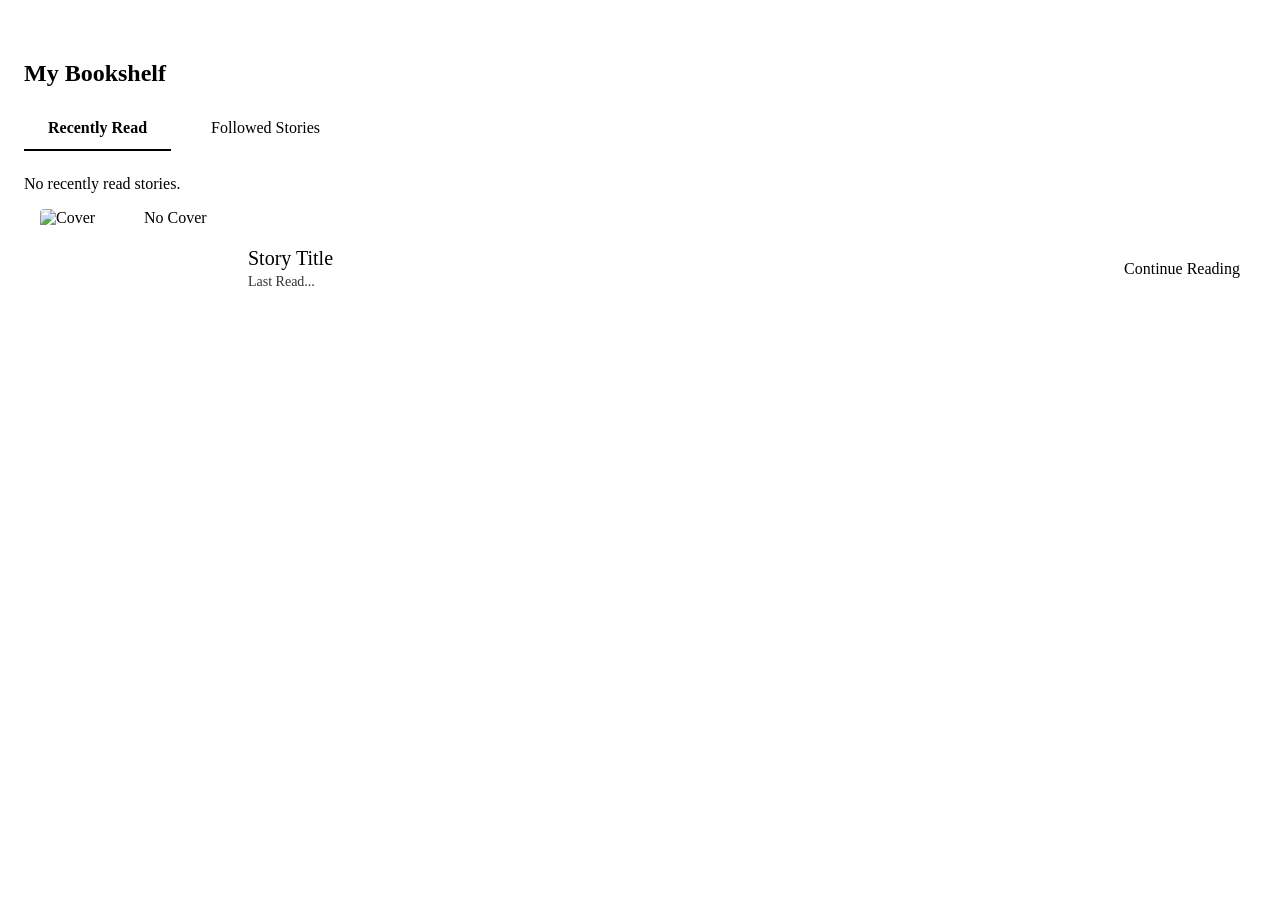
<file: src/main/resources/templates/user/bookshelf.html>
<!DOCTYPE html>
<html xmlns:th="http://www.thymeleaf.org">
<head>
    <meta charset="UTF-8">
    <meta name="viewport" content="width=device-width, initial-scale=1.0">
    <title>My Bookshelf - WebDocTruyen</title>
    <link rel="stylesheet" th:href="@{/css/style.css}">
    <style>
        .tabs {
            display: flex;
            gap: 1rem;
            border-bottom: 1px solid var(--border-color);
            margin-bottom: 1.5rem;
        }
        .tab {
            padding: 0.75rem 1.5rem;
            cursor: pointer;
            border-bottom: 2px solid transparent;
        }
        .tab.active {
            border-bottom-color: var(--primary-color);
            color: var(--primary-color);
            font-weight: 600;
        }
        .list-item {
            display: flex;
            align-items: center;
            gap: 1.5rem;
            padding: 1rem;
            background: var(--card-bg);
            border: 1px solid var(--border-color);
            border-radius: 0.5rem;
            margin-bottom: 1rem;
        }
        .list-img {
            width: 80px;
            height: 120px;
            object-fit: cover;
            border-radius: 0.25rem;
            flex-shrink: 0;
            background: var(--border-color);
        }
    </style>
</head>
<body>
    <nav class="navbar" th:replace="~{index :: .navbar}"></nav>
    <div class="container" style="padding: 2rem 1rem;">
        <h2>My Bookshelf</h2>
        <div class="tabs">
            <div class="tab active" onclick="showTab('recent')">Recently Read</div>
            <div class="tab" onclick="showTab('followed')">Followed Stories</div>
        </div>
        <div id="recent" class="tab-content">
            <div th:if="${#lists.isEmpty(progressList)}" class="card text-center text-muted">No recently read stories.
            </div>
            <div th:each="prog : ${progressList}" class="list-item">
                <img th:if="${prog.story.coverImage}" th:src="${prog.story.coverImage}" class="list-img" alt="Cover">
                <div th:unless="${prog.story.coverImage}"
                    class="list-img flex items-center justify-center text-center text-sm text-muted">No Cover</div>
                <div class="flex-col" style="flex-grow: 1;">
                    <a th:href="@{/story/{slug}(slug=${prog.story.slug})}" class="story-title"
                        style="font-size: 1.25rem;" th:text="${prog.story.title}">Story Title</a>
                    <div style="font-size: 0.875rem; color: var(--text-color); opacity: 0.8; margin-top: 0.25rem;"
                        th:text="'Last Read: Chapter ' + (${prog.currentChapter != null ? prog.currentChapter.chapterNumber : '?'}) + ' - ' + ${prog.scrollPercentage} + '%'">
                        Last Read...</div>
                </div>
                <div class="action flex gap-2">
                    <a th:if="${prog.currentChapter != null}" th:href="@{/reader/{id}(id=${prog.currentChapter.id})}"
                        class="btn btn-primary">Continue Reading</a>
                </div>
            </div>
        </div>
        <div id="followed" class="tab-content" style="display: none;">
            <div th:if="${#lists.isEmpty(bookshelf)}" class="card text-center text-muted">No followed stories.</div>
            <div th:each="item : ${bookshelf}" class="list-item">
                <img th:if="${item.story.coverImage}" th:src="${item.story.coverImage}" class="list-img" alt="Cover">
                <div th:unless="${item.story.coverImage}"
                    class="list-img flex items-center justify-center text-center text-sm text-muted">No Cover</div>
                <div class="flex-col" style="flex-grow: 1;">
                    <a th:href="@{/story/{slug}(slug=${item.story.slug})}" class="story-title"
                        style="font-size: 1.25rem;" th:text="${item.story.title}">Story Title</a>
                    <div style="font-size: 0.875rem; color: var(--text-color); opacity: 0.8; margin-top: 0.25rem;">
                        <span th:text="${item.story.status}">Status</span> • Notifications: <span
                            th:text="${item.notifyOnNewChapter ? 'On' : 'Off'}">On</span>
                    </div>
                </div>
            </div>
        </div>
    </div>
    <script>
        function showTab(id) {
            document.querySelectorAll('.tab-content').forEach(el => el.style.display = 'none');
            document.querySelectorAll('.tab').forEach(el => el.classList.remove('active'));
            document.getElementById(id).style.display = 'block';
            event.target.classList.add('active');
        }
    </script>
</body>
</html>
</file>
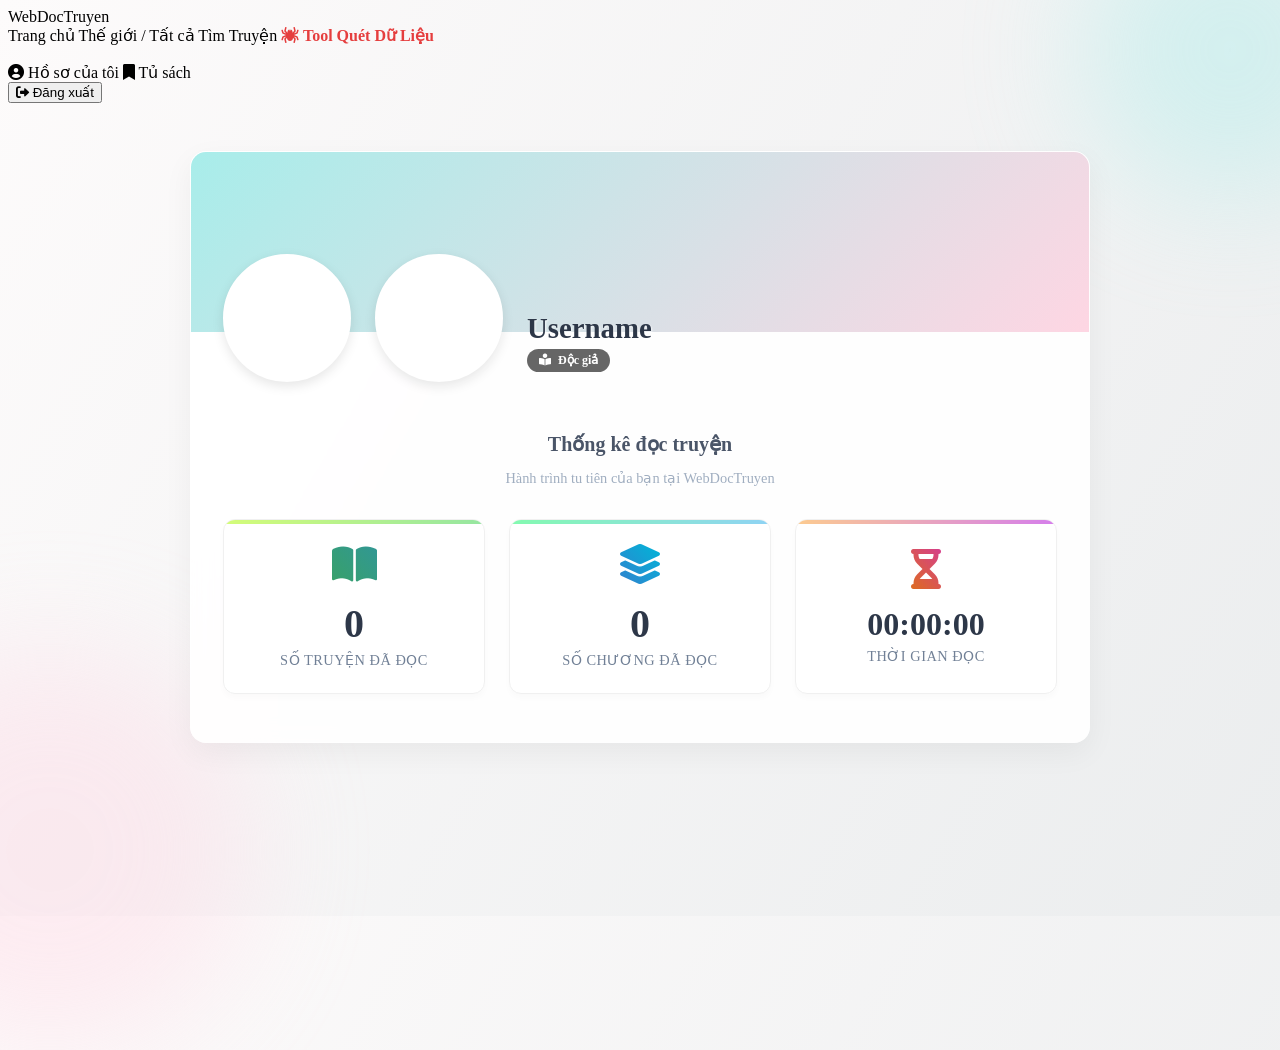
<file: src/main/resources/templates/user/profile.html>
<!DOCTYPE html>
<html xmlns:th="http://www.thymeleaf.org" xmlns:sec="http://www.thymeleaf.org/extras/spring-security">
<head>
    <meta charset="UTF-8">
    <meta name="viewport" content="width=device-width, initial-scale=1.0">
    <title>Hồ sơ của tôi - WebDocTruyen</title>
    <link rel="stylesheet" th:href="@{/css/style.css(v=2)}">
    <link rel="stylesheet" href="https://cdnjs.cloudflare.com/ajax/libs/font-awesome/6.0.0/css/all.min.css">
    <style>
        body {
            background-color: #fdfbfb;
            background-image: linear-gradient(120deg, #fdfbfb 0%, #ebedee 100%);
            min-height: 100vh;
        }
        .profile-container {
            max-width: 900px;
            margin: 3rem auto;
            padding: 0 1rem;
        }
        .profile-card {
            background: rgba(255, 255, 255, 0.9);
            border-radius: 16px;
            box-shadow: 0 10px 30px rgba(0, 0, 0, 0.05);
            backdrop-filter: blur(10px);
            border: 1px solid rgba(255, 255, 255, 0.2);
            overflow: hidden;
            display: flex;
            flex-direction: column;
        }
        .profile-header {
            background: linear-gradient(135deg, #a8edea 0%, #fed6e3 100%);
            height: 180px;
            position: relative;
        }
        .profile-avatar-container {
            position: absolute;
            bottom: -50px;
            left: 2rem;
            display: flex;
            align-items: flex-end;
            gap: 1.5rem;
        }
        .profile-avatar {
            width: 120px;
            height: 120px;
            border-radius: 50%;
            border: 4px solid white;
            background-color: #fff;
            box-shadow: 0 4px 12px rgba(0, 0, 0, 0.1);
            object-fit: cover;
            display: flex;
            justify-content: center;
            align-items: center;
            font-size: 3rem;
            color: white;
            font-weight: bold;
        }
        .profile-info {
            padding-bottom: 10px;
        }
        .profile-name {
            font-size: 1.8rem;
            font-weight: 700;
            color: #2d3748;
            margin: 0;
            text-shadow: 1px 1px 2px rgba(255, 255, 255, 0.8);
        }
        .profile-badge {
            display: inline-block;
            background: rgba(0, 0, 0, 0.6);
            color: white;
            padding: 0.25rem 0.75rem;
            border-radius: 999px;
            font-size: 0.75rem;
            font-weight: 600;
            margin-top: 0.25rem;
            backdrop-filter: blur(4px);
        }
        .profile-body {
            padding: 5rem 2rem 3rem 2rem;
        }
        .stats-grid {
            display: grid;
            grid-template-columns: repeat(auto-fit, minmax(200px, 1fr));
            gap: 1.5rem;
            margin-top: 2rem;
        }
        .stat-card {
            background: white;
            border-radius: 12px;
            padding: 1.5rem;
            display: flex;
            flex-direction: column;
            align-items: center;
            justify-content: center;
            text-align: center;
            box-shadow: 0 4px 6px rgba(0, 0, 0, 0.02);
            border: 1px solid #f0f0f0;
            transition: transform 0.3s ease, box-shadow 0.3s ease;
            position: relative;
            overflow: hidden;
        }
        .stat-card:hover {
            transform: translateY(-5px);
            box-shadow: 0 10px 20px rgba(0, 0, 0, 0.08);
        }
        .stat-card::before {
            content: '';
            position: absolute;
            top: 0;
            left: 0;
            width: 100%;
            height: 4px;
        }
        .stat-card.purple::before {
            background: linear-gradient(90deg, #d4fc79 0%, #96e6a1 100%);
        }
        .stat-card.blue::before {
            background: linear-gradient(90deg, #84fab0 0%, #8fd3f4 100%);
        }
        .stat-card.orange::before {
            background: linear-gradient(90deg, #fccb90 0%, #d57eeb 100%);
        }
        .stat-icon {
            font-size: 2.5rem;
            margin-bottom: 1rem;
            background: -webkit-linear-gradient(45deg, #2b6cb0, #ecc94b);
            -webkit-background-clip: text;
            background-clip: text;
            -webkit-text-fill-color: transparent;
        }
        .stat-card.purple .stat-icon {
            background: -webkit-linear-gradient(45deg, #38a169, #319795);
            -webkit-background-clip: text;
            background-clip: text;
            -webkit-text-fill-color: transparent;
        }
        .stat-card.blue .stat-icon {
            background: -webkit-linear-gradient(45deg, #3182ce, #00b5d8);
            -webkit-background-clip: text;
            background-clip: text;
            -webkit-text-fill-color: transparent;
        }
        .stat-card.orange .stat-icon {
            background: -webkit-linear-gradient(45deg, #dd6b20, #d53f8c);
            -webkit-background-clip: text;
            background-clip: text;
            -webkit-text-fill-color: transparent;
        }
        .stat-value {
            font-size: 2.5rem;
            font-weight: 800;
            color: #2d3748;
            line-height: 1.2;
            margin-bottom: 0.25rem;
        }
        .stat-label {
            font-size: 0.9rem;
            color: #718096;
            font-weight: 500;
            text-transform: uppercase;
            letter-spacing: 0.5px;
        }
        /* Decorative Background Elements */
        .decoration-circle {
            position: absolute;
            border-radius: 50%;
            filter: blur(60px);
            z-index: -1;
            opacity: 0.4;
        }
        .dec-1 {
            width: 300px;
            height: 300px;
            background: #a8edea;
            top: -100px;
            right: -100px;
        }
        .dec-2 {
            width: 400px;
            height: 400px;
            background: #fed6e3;
            bottom: -150px;
            left: -150px;
        }
        @media (max-width: 600px) {
            .profile-avatar-container {
                left: 50%;
                transform: translateX(-50%);
                flex-direction: column;
                align-items: center;
                gap: 0.5rem;
                bottom: -80px;
            }
            .profile-body {
                padding-top: 6rem;
            }
            .profile-info {
                text-align: center;
            }
        }
    </style>
</head>
<body>
    <nav class="navbar">
        <div class="container nav-content">
            <a th:href="@{/}" class="logo logo-special">
                <span class="logo-text-main">WebDoc</span><span class="logo-text-accent">Truyen</span>
            </a>
            <div class="nav-links flex items-center gap-4">
                <a th:href="@{/}">Trang chủ</a>
                <a th:href="@{/stories}">Thế giới / Tất cả</a>
                <a th:href="@{/stories}">Tìm Truyện</a>
                <th:block sec:authorize="hasRole('ADMIN')">
                    <a th:href="@{/admin/scraper}" class="btn" style="color: #e53e3e; font-weight: bold;">
                        <i class="fas fa-spider"></i> Tool Quét Dữ Liệu
                    </a>
                </th:block>
                <div class="user-dropdown">
                    <span style="color:#2d3748; font-weight: 600; padding: 0.5rem;" th:text="${username}"></span>
                    <div class="dropdown-content">
                        <a th:href="@{/profile}" class="dropdown-item"><i class="fas fa-user-circle"></i> Hồ sơ của
                            tôi</a>
                        <a th:href="@{/}" class="dropdown-item"><i class="fas fa-bookmark"></i> Tủ sách</a>
                        <div class="dropdown-divider"></div>
                        <form th:action="@{/logout}" method="post" style="margin: 0;">
                            <button type="submit" class="btn-logout-dropdown">
                                <i class="fas fa-sign-out-alt"></i> Đăng xuất
                            </button>
                        </form>
                    </div>
                </div>
            </div>
        </div>
    </nav>
    <div class="decoration-circle dec-1"></div>
    <div class="decoration-circle dec-2"></div>
    <main class="profile-container">
        <div class="profile-card">
            <div class="profile-header">
                <div class="profile-avatar-container">
                    <div class="profile-avatar" th:if="${user.avatar == null}"
                        th:style="'background-image: linear-gradient(135deg, hsl(' + (${user.id} * 137 % 360) + ', 70%, 60%), hsl(' + (${user.id} * 137 % 360 + 60) + ', 70%, 50%));'"
                        th:text="${#strings.substring(user.username,0,1).toUpperCase()}">
                        A
                    </div>
                    <img th:if="${user.avatar != null}" th:src="${user.avatar}" class="profile-avatar" alt="Avatar">
                    <div class="profile-info">
                        <h1 class="profile-name" th:text="${user.username}">Username</h1>
                        <div class="profile-badge">
                            <i class="fas fa-book-reader" style="margin-right: 4px;"></i> Độc giả
                        </div>
                    </div>
                </div>
            </div>
            <div class="profile-body">
                <h3
                    style="color: #4a5568; font-weight: 600; font-size: 1.25rem; margin-bottom: 0.5rem; text-align: center;">
                    Thống kê đọc truyện</h3>
                <p style="color: #a0aec0; text-align: center; font-size: 0.9rem; margin-bottom: 2rem;">Hành trình tu
                    tiên của bạn tại WebDocTruyen</p>
                <div class="stats-grid">
                    <div class="stat-card purple">
                        <i class="fas fa-book-open stat-icon"></i>
                        <div class="stat-value" th:text="${totalStoriesRead}">0</div>
                        <div class="stat-label">Số truyện đã đọc</div>
                    </div>
                    <div class="stat-card blue">
                        <i class="fas fa-layer-group stat-icon"></i>
                        <div class="stat-value" th:text="${totalChaptersRead}">0</div>
                        <div class="stat-label">Số chương đã đọc</div>
                    </div>
                    <div class="stat-card orange">
                        <i class="fas fa-hourglass-half stat-icon"></i>
                        <div class="stat-value" style="font-size: 2rem;" th:text="${readingTimeFormatted}">00:00:00
                        </div>
                        <div class="stat-label">Thời gian đọc</div>
                    </div>
                </div>
            </div>
        </div>
    </main>
</body>
</html>
</file>
